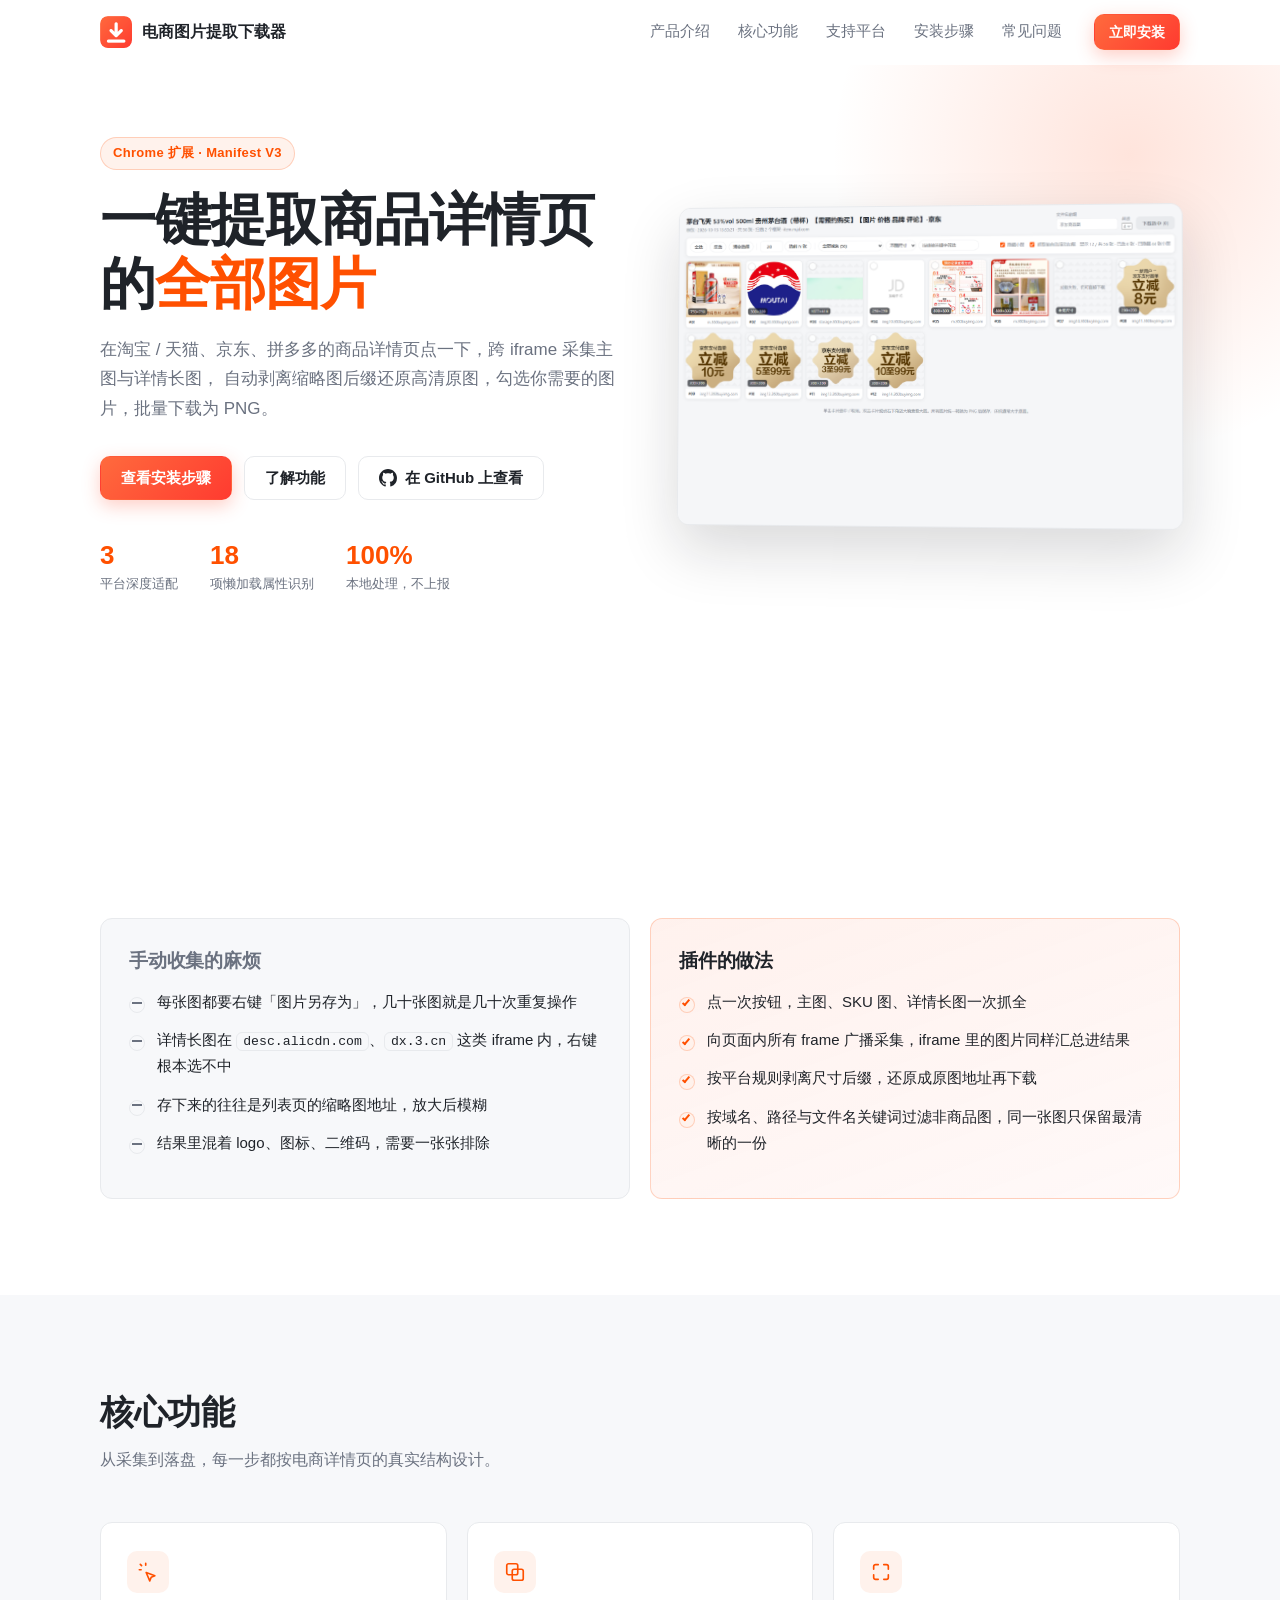
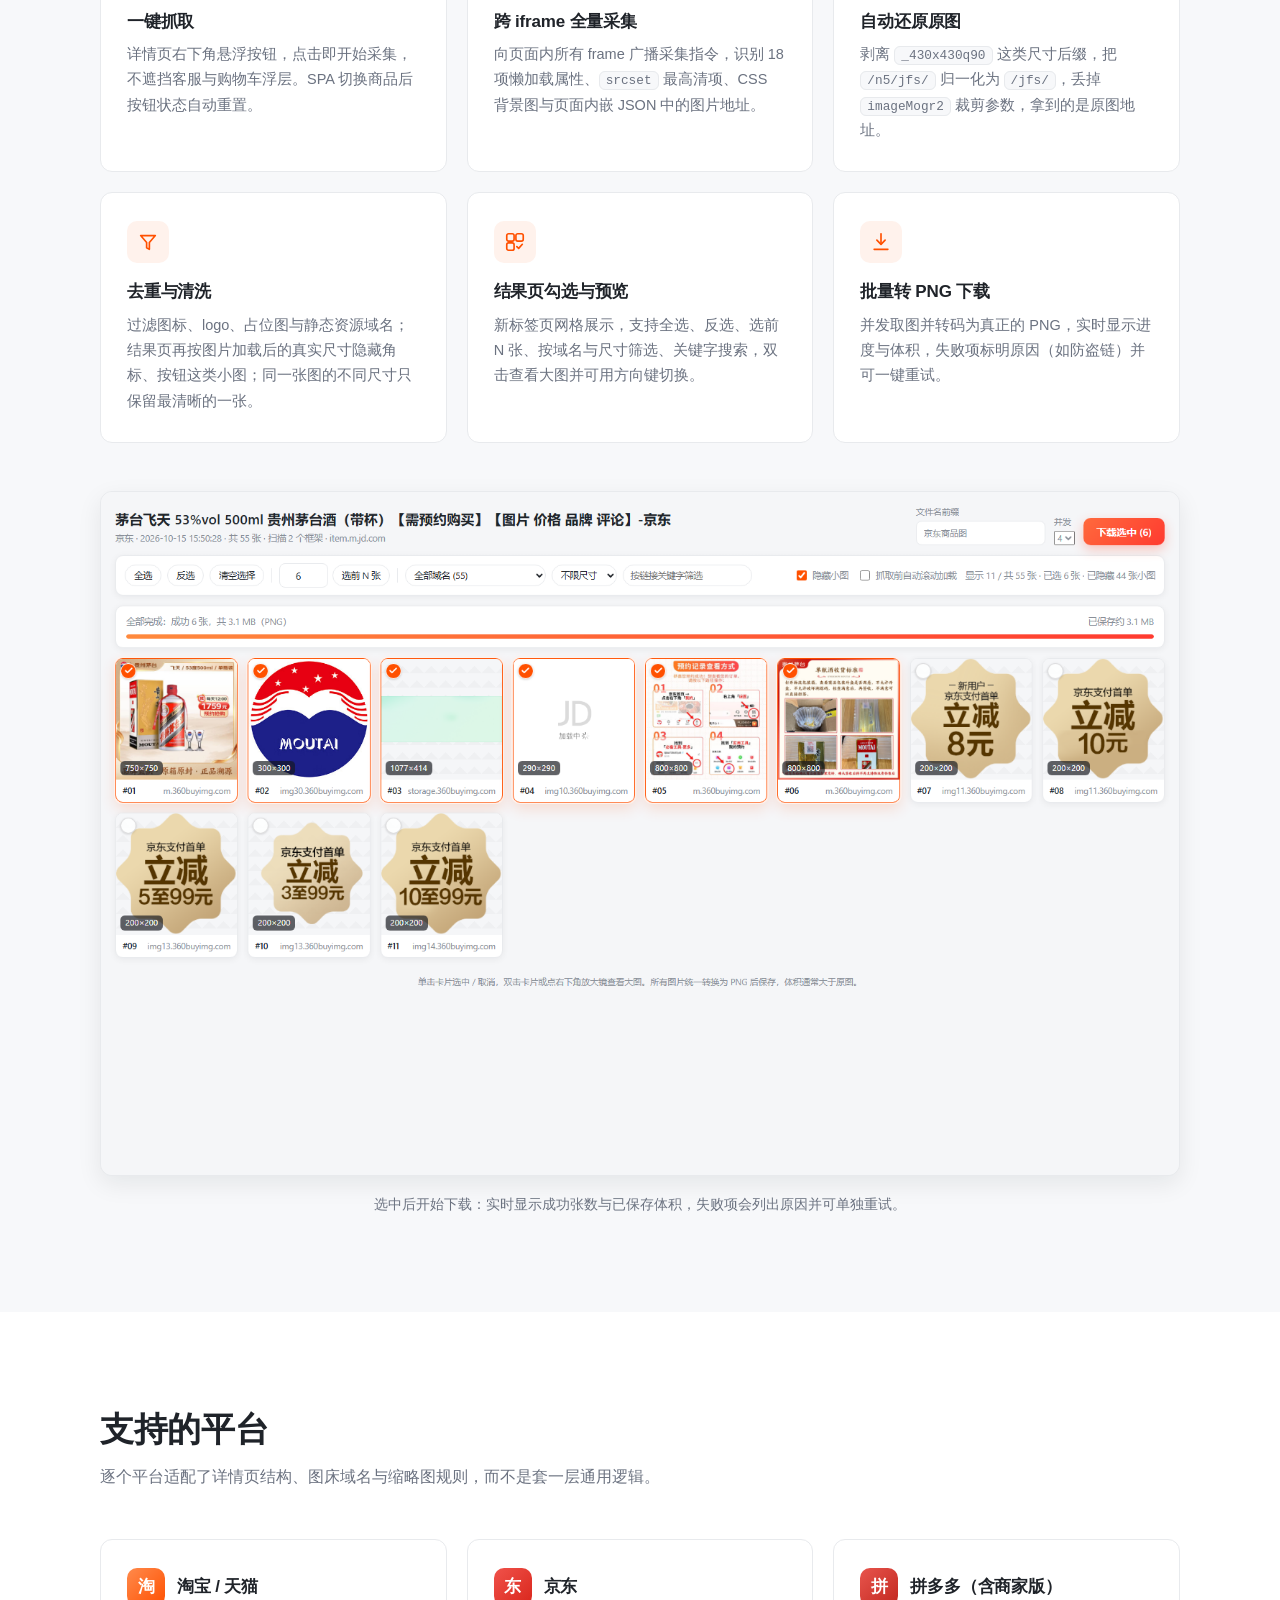
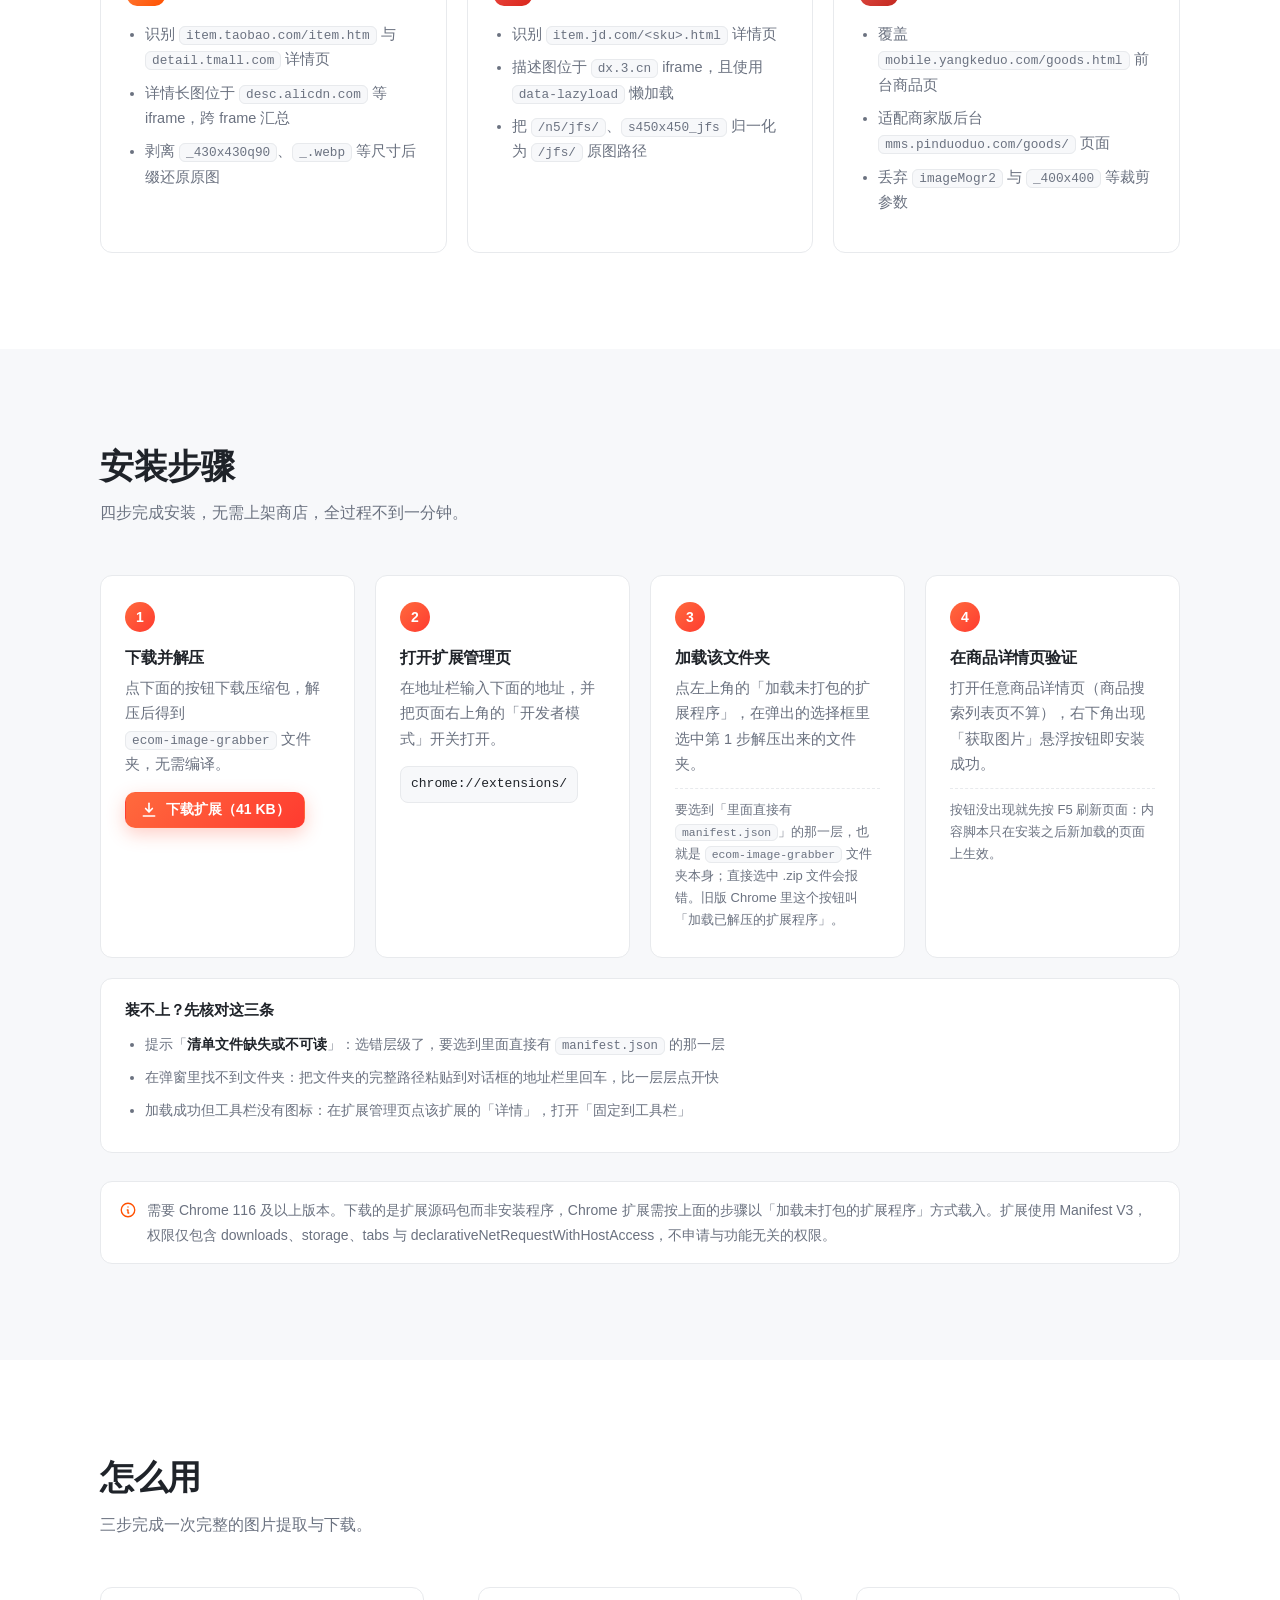
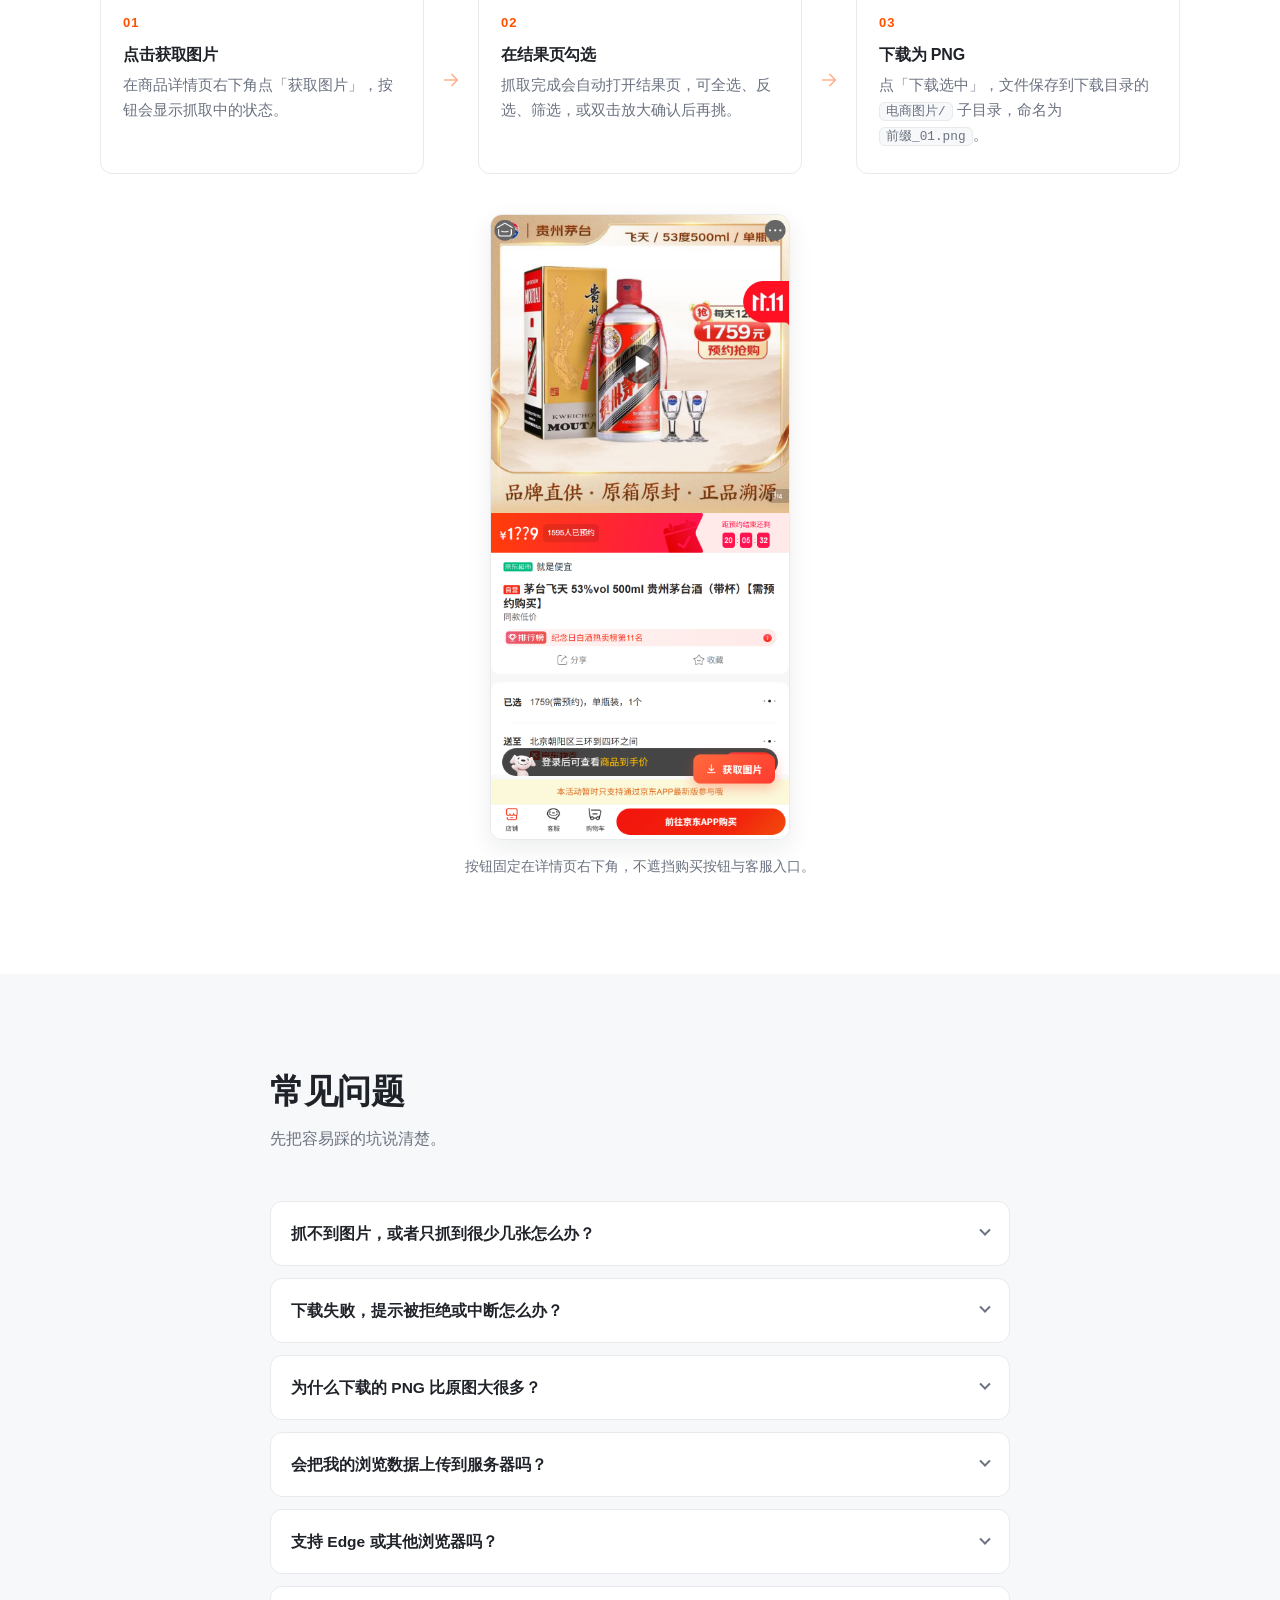
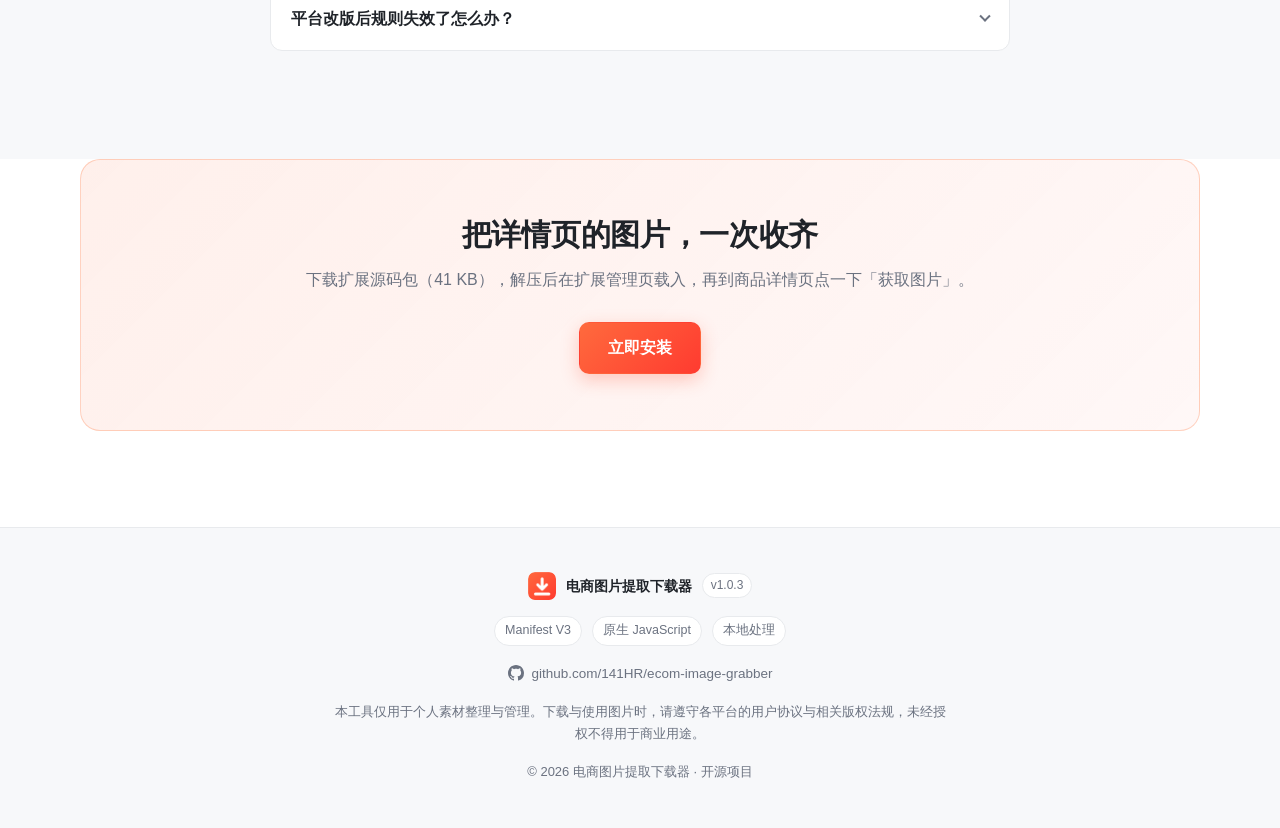
<file: docs/index.html>
<!DOCTYPE html>
<html lang="zh-CN">
<head>
  <meta charset="utf-8">
  <meta name="viewport" content="width=device-width, initial-scale=1">
  <title>电商图片提取下载器 · 一键提取商品详情页图片并批量下载为 PNG</title>
  <meta name="description" content="Chrome 扩展：在淘宝 / 天猫、京东、拼多多的商品详情页一键提取全部商品图片，跨 iframe 采集详情长图，自动还原高清原图并去重，勾选后批量下载为 PNG。纯本地处理，不上报数据。">
  <meta name="theme-color" content="#ff5000">
  <link rel="icon" href="assets/icon.png">
  <link rel="stylesheet" href="assets/style.css">
  <script>document.documentElement.classList.add('js');</script>
</head>
<body>
  <a class="skip-link" href="#main">跳到主要内容</a>

  <header class="site-header" id="top">
    <div class="container header-inner">
      <a class="brand" href="#top">
        <img class="brand-icon" src="assets/icon.png" alt="" width="32" height="32">
        <span class="brand-name">电商图片提取下载器</span>
      </a>

      <nav class="nav" id="nav" aria-label="主导航">
        <a href="#intro">产品介绍</a>
        <a href="#features">核心功能</a>
        <a href="#platforms">支持平台</a>
        <a href="#install">安装步骤</a>
        <a href="#faq">常见问题</a>
      </nav>

      <div class="header-actions">
        <!-- 下载文件名带版本号：每次升级 manifest 版本后，需重新打包并同步更新此处与安装步骤、底部 CTA 的三处链接 -->
        <a class="btn btn-primary btn-sm" href="download/ecom-image-grabber-v1.0.3.zip" download>立即安装</a>
        <button class="nav-toggle" id="navToggle" type="button" aria-expanded="false" aria-controls="nav" aria-label="展开导航菜单">
          <span></span><span></span><span></span>
        </button>
      </div>
    </div>
  </header>

  <main id="main">
    <!-- ============================ 首屏 ============================ -->
    <section class="hero">
      <div class="container hero-inner">
        <div class="hero-copy reveal">
          <p class="eyebrow">Chrome 扩展 · Manifest V3</p>
          <h1>一键提取商品详情页的<span class="accent-text">全部图片</span></h1>
          <p class="lead">
            在淘宝 / 天猫、京东、拼多多的商品详情页点一下，跨 iframe 采集主图与详情长图，
            自动剥离缩略图后缀还原高清原图，勾选你需要的图片，批量下载为 PNG。
          </p>
          <div class="hero-actions">
            <a class="btn btn-primary" href="#install">查看安装步骤</a>
            <a class="btn btn-ghost" href="#features">了解功能</a>
            <a class="btn btn-ghost" href="https://github.com/141HR/ecom-image-grabber" target="_blank" rel="noopener noreferrer">
              <svg class="btn-icon" viewBox="0 0 16 16" fill="currentColor" aria-hidden="true"><path d="M8 0C3.58 0 0 3.58 0 8c0 3.54 2.29 6.53 5.47 7.59.4.07.55-.17.55-.38 0-.19-.01-.82-.01-1.49-2.01.37-2.53-.49-2.69-.94-.09-.23-.48-.94-.82-1.13-.28-.15-.68-.52-.01-.53.63-.01 1.08.58 1.23.82.72 1.21 1.87.87 2.33.66.07-.52.28-.87.51-1.07-1.78-.2-3.64-.89-3.64-3.95 0-.87.31-1.59.82-2.15-.08-.2-.36-1.02.08-2.12 0 0 .67-.21 2.2.82.64-.18 1.32-.27 2-.27s1.36.09 2 .27c1.53-1.04 2.2-.82 2.2-.82.44 1.1.16 1.92.08 2.12.51.56.82 1.27.82 2.15 0 3.07-1.87 3.75-3.65 3.95.29.25.54.73.54 1.48 0 1.07-.01 1.93-.01 2.2 0 .21.15.46.55.38A8.01 8.01 0 0 0 16 8c0-4.42-3.58-8-8-8z"/></svg>
              在 GitHub 上查看
            </a>
          </div>
          <ul class="stats">
            <li><strong>3</strong><span>平台深度适配</span></li>
            <li><strong>18</strong><span>项懒加载属性识别</span></li>
            <li><strong>100%</strong><span>本地处理，不上报</span></li>
          </ul>
        </div>

        <div class="hero-shot reveal">
          <img src="screenshots/result-page.png"
               alt="在京东商品详情页使用插件后的结果页：真实采集到 55 张候选，自动隐藏 44 张角标小图，剩余图片可勾选、查看真实尺寸与图床域名"
               width="1500" height="950" fetchpriority="high">
        </div>
      </div>
    </section>

    <!-- ============================ 产品介绍 ============================ -->
    <section class="section" id="intro">
      <div class="container">
        <div class="section-head reveal">
          <h2>详情页的图片，从来都不好拿</h2>
          <p>主图要逐张右键另存，详情长图藏在 iframe 里根本点不到，存下来的还常常是 50×50 的缩略图。</p>
        </div>

        <div class="compare">
          <article class="compare-card compare-card--pain reveal">
            <h3>手动收集的麻烦</h3>
            <ul class="check-list check-list--muted">
              <li>每张图都要右键「图片另存为」，几十张图就是几十次重复操作</li>
              <li>详情长图在 <code>desc.alicdn.com</code>、<code>dx.3.cn</code> 这类 iframe 内，右键根本选不中</li>
              <li>存下来的往往是列表页的缩略图地址，放大后模糊</li>
              <li>结果里混着 logo、图标、二维码，需要一张张排除</li>
            </ul>
          </article>

          <article class="compare-card compare-card--gain reveal">
            <h3>插件的做法</h3>
            <ul class="check-list">
              <li>点一次按钮，主图、SKU 图、详情长图一次抓全</li>
              <li>向页面内所有 frame 广播采集，iframe 里的图片同样汇总进结果</li>
              <li>按平台规则剥离尺寸后缀，还原成原图地址再下载</li>
              <li>按域名、路径与文件名关键词过滤非商品图，同一张图只保留最清晰的一份</li>
            </ul>
          </article>
        </div>
      </div>
    </section>

    <!-- ============================ 核心功能 ============================ -->
    <section class="section section--alt" id="features">
      <div class="container">
        <div class="section-head reveal">
          <h2>核心功能</h2>
          <p>从采集到落盘，每一步都按电商详情页的真实结构设计。</p>
        </div>

        <div class="grid-3">
          <article class="feature-card reveal">
            <span class="feature-icon" aria-hidden="true">
              <svg viewBox="0 0 24 24" fill="none" stroke="currentColor" stroke-width="1.8" stroke-linecap="round" stroke-linejoin="round">
                <path d="M9.5 2.5v2M3.6 3.6l1.4 1.4M2.5 9.5h2"/>
                <path d="M10 12.5l9.5 3.6-4 1.6-1.6 4z"/>
              </svg>
            </span>
            <h3>一键抓取</h3>
            <p>详情页右下角悬浮按钮，点击即开始采集，不遮挡客服与购物车浮层。SPA 切换商品后按钮状态自动重置。</p>
          </article>

          <article class="feature-card reveal">
            <span class="feature-icon" aria-hidden="true">
              <svg viewBox="0 0 24 24" fill="none" stroke="currentColor" stroke-width="1.8" stroke-linecap="round" stroke-linejoin="round">
                <rect x="3" y="3" width="12" height="12" rx="2"/>
                <rect x="9" y="9" width="12" height="12" rx="2"/>
              </svg>
            </span>
            <h3>跨 iframe 全量采集</h3>
            <p>向页面内所有 frame 广播采集指令，识别 18 项懒加载属性、<code>srcset</code> 最高清项、CSS 背景图与页面内嵌 JSON 中的图片地址。</p>
          </article>

          <article class="feature-card reveal">
            <span class="feature-icon" aria-hidden="true">
              <svg viewBox="0 0 24 24" fill="none" stroke="currentColor" stroke-width="1.8" stroke-linecap="round" stroke-linejoin="round">
                <path d="M4 9V6a2 2 0 0 1 2-2h3"/>
                <path d="M15 4h3a2 2 0 0 1 2 2v3"/>
                <path d="M20 15v3a2 2 0 0 1-2 2h-3"/>
                <path d="M9 20H6a2 2 0 0 1-2-2v-3"/>
              </svg>
            </span>
            <h3>自动还原原图</h3>
            <p>剥离 <code>_430x430q90</code> 这类尺寸后缀，把 <code>/n5/jfs/</code> 归一化为 <code>/jfs/</code>，丢掉 <code>imageMogr2</code> 裁剪参数，拿到的是原图地址。</p>
          </article>

          <article class="feature-card reveal">
            <span class="feature-icon" aria-hidden="true">
              <svg viewBox="0 0 24 24" fill="none" stroke="currentColor" stroke-width="1.8" stroke-linecap="round" stroke-linejoin="round">
                <path d="M4 5h16l-6.5 7.5V20l-3-1.6v-5.9z"/>
              </svg>
            </span>
            <h3>去重与清洗</h3>
            <p>过滤图标、logo、占位图与静态资源域名；结果页再按图片加载后的真实尺寸隐藏角标、按钮这类小图；同一张图的不同尺寸只保留最清晰的一张。</p>
          </article>

          <article class="feature-card reveal">
            <span class="feature-icon" aria-hidden="true">
              <svg viewBox="0 0 24 24" fill="none" stroke="currentColor" stroke-width="1.8" stroke-linecap="round" stroke-linejoin="round">
                <rect x="3" y="3" width="8" height="8" rx="2"/>
                <rect x="13" y="3" width="8" height="8" rx="2"/>
                <rect x="3" y="13" width="8" height="8" rx="2"/>
                <path d="M14 17l2 2 4-4.5"/>
              </svg>
            </span>
            <h3>结果页勾选与预览</h3>
            <p>新标签页网格展示，支持全选、反选、选前 N 张、按域名与尺寸筛选、关键字搜索，双击查看大图并可用方向键切换。</p>
          </article>

          <article class="feature-card reveal">
            <span class="feature-icon" aria-hidden="true">
              <svg viewBox="0 0 24 24" fill="none" stroke="currentColor" stroke-width="1.8" stroke-linecap="round" stroke-linejoin="round">
                <path d="M12 3v11"/>
                <path d="M7.5 10L12 14.5 16.5 10"/>
                <path d="M4.5 20h15"/>
              </svg>
            </span>
            <h3>批量转 PNG 下载</h3>
            <p>并发取图并转码为真正的 PNG，实时显示进度与体积，失败项标明原因（如防盗链）并可一键重试。</p>
          </article>
        </div>

        <figure class="showcase reveal">
          <img src="screenshots/selected-and-progress.png" loading="lazy" width="1500" height="950"
               alt="结果页选中 6 张图片并下载完成后的状态：卡片带选中标记，顶部显示成功张数、已保存体积与失败项重试入口">
          <figcaption>选中后开始下载：实时显示成功张数与已保存体积，失败项会列出原因并可单独重试。</figcaption>
        </figure>
      </div>
    </section>

    <!-- ============================ 支持平台 ============================ -->
    <section class="section" id="platforms">
      <div class="container">
        <div class="section-head reveal">
          <h2>支持的平台</h2>
          <p>逐个平台适配了详情页结构、图床域名与缩略图规则，而不是套一层通用逻辑。</p>
        </div>

        <div class="grid-3">
          <article class="platform-card reveal">
            <div class="platform-head">
              <span class="platform-badge platform-badge--taobao" aria-hidden="true">淘</span>
              <h3>淘宝 / 天猫</h3>
            </div>
            <ul class="platform-list">
              <li>识别 <code>item.taobao.com/item.htm</code> 与 <code>detail.tmall.com</code> 详情页</li>
              <li>详情长图位于 <code>desc.alicdn.com</code> 等 iframe，跨 frame 汇总</li>
              <li>剥离 <code>_430x430q90</code>、<code>_.webp</code> 等尺寸后缀还原原图</li>
            </ul>
          </article>

          <article class="platform-card reveal">
            <div class="platform-head">
              <span class="platform-badge platform-badge--jd" aria-hidden="true">东</span>
              <h3>京东</h3>
            </div>
            <ul class="platform-list">
              <li>识别 <code>item.jd.com/&lt;sku&gt;.html</code> 详情页</li>
              <li>描述图位于 <code>dx.3.cn</code> iframe，且使用 <code>data-lazyload</code> 懒加载</li>
              <li>把 <code>/n5/jfs/</code>、<code>s450x450_jfs</code> 归一化为 <code>/jfs/</code> 原图路径</li>
            </ul>
          </article>

          <article class="platform-card reveal">
            <div class="platform-head">
              <span class="platform-badge platform-badge--pdd" aria-hidden="true">拼</span>
              <h3>拼多多（含商家版）</h3>
            </div>
            <ul class="platform-list">
              <li>覆盖 <code>mobile.yangkeduo.com/goods.html</code> 前台商品页</li>
              <li>适配商家版后台 <code>mms.pinduoduo.com/goods/</code> 页面</li>
              <li>丢弃 <code>imageMogr2</code> 与 <code>_400x400</code> 等裁剪参数</li>
            </ul>
          </article>
        </div>
      </div>
    </section>

    <!-- ============================ 安装步骤 ============================ -->
    <section class="section section--alt" id="install">
      <div class="container">
        <div class="section-head reveal">
          <h2>安装步骤</h2>
          <p>四步完成安装，无需上架商店，全过程不到一分钟。</p>
        </div>

        <ol class="steps">
          <li class="step reveal">
            <span class="step-num">1</span>
            <h3>下载并解压</h3>
            <p>点下面的按钮下载压缩包，解压后得到 <code>ecom-image-grabber</code> 文件夹，无需编译。</p>
            <p class="code-row">
              <a class="btn btn-primary btn-sm" href="download/ecom-image-grabber-v1.0.3.zip" download>
                <svg class="btn-icon" viewBox="0 0 24 24" fill="none" stroke="currentColor" stroke-width="2.2" stroke-linecap="round" stroke-linejoin="round" aria-hidden="true">
                  <path d="M12 3v11"/><path d="M7.5 10L12 14.5 16.5 10"/><path d="M4.5 20h15"/>
                </svg>
                下载扩展（41 KB）
              </a>
            </p>
          </li>

          <li class="step reveal">
            <span class="step-num">2</span>
            <h3>打开扩展管理页</h3>
            <p>在地址栏输入下面的地址，并把页面右上角的「开发者模式」开关打开。</p>
            <p class="code-row"><code class="code copyable" data-copy="chrome://extensions/" title="点击复制">chrome://extensions/</code></p>
          </li>

          <li class="step reveal">
            <span class="step-num">3</span>
            <h3>加载该文件夹</h3>
            <p>点左上角的「加载未打包的扩展程序」，在弹出的选择框里选中第 1 步解压出来的文件夹。</p>
            <p class="step-tip">
              要选到「里面直接有 <code>manifest.json</code>」的那一层，也就是 <code>ecom-image-grabber</code> 文件夹本身；直接选中 .zip 文件会报错。旧版 Chrome 里这个按钮叫「加载已解压的扩展程序」。
            </p>
          </li>

          <li class="step reveal">
            <span class="step-num">4</span>
            <h3>在商品详情页验证</h3>
            <p>打开任意商品详情页（商品搜索列表页不算），右下角出现「获取图片」悬浮按钮即安装成功。</p>
            <p class="step-tip">按钮没出现就先按 F5 刷新页面：内容脚本只在安装之后新加载的页面上生效。</p>
          </li>
        </ol>

        <div class="install-help reveal">
          <h3>装不上？先核对这三条</h3>
          <ul>
            <li>提示「<b>清单文件缺失或不可读</b>」：选错层级了，要选到里面直接有 <code>manifest.json</code> 的那一层</li>
            <li>在弹窗里找不到文件夹：把文件夹的完整路径粘贴到对话框的地址栏里回车，比一层层点开快</li>
            <li>加载成功但工具栏没有图标：在扩展管理页点该扩展的「详情」，打开「固定到工具栏」</li>
          </ul>
        </div>

        <p class="note reveal">
          <svg viewBox="0 0 24 24" fill="none" stroke="currentColor" stroke-width="1.8" stroke-linecap="round" stroke-linejoin="round" aria-hidden="true">
            <circle cx="12" cy="12" r="9"/><path d="M12 8h.01M11 12h1v4h1"/>
          </svg>
          需要 Chrome 116 及以上版本。下载的是扩展源码包而非安装程序，Chrome 扩展需按上面的步骤以「加载未打包的扩展程序」方式载入。扩展使用 Manifest V3，权限仅包含 downloads、storage、tabs 与 declarativeNetRequestWithHostAccess，不申请与功能无关的权限。
        </p>
      </div>
    </section>

    <!-- ============================ 使用流程 ============================ -->
    <section class="section" id="usage">
      <div class="container">
        <div class="section-head reveal">
          <h2>怎么用</h2>
          <p>三步完成一次完整的图片提取与下载。</p>
        </div>

        <ol class="flow">
          <li class="flow-item reveal">
            <span class="flow-num">01</span>
            <h3>点击获取图片</h3>
            <p>在商品详情页右下角点「获取图片」，按钮会显示抓取中的状态。</p>
          </li>
          <li class="flow-arrow" aria-hidden="true">
            <svg viewBox="0 0 24 24" fill="none" stroke="currentColor" stroke-width="1.8" stroke-linecap="round" stroke-linejoin="round"><path d="M5 12h14M13 6l6 6-6 6"/></svg>
          </li>
          <li class="flow-item reveal">
            <span class="flow-num">02</span>
            <h3>在结果页勾选</h3>
            <p>抓取完成会自动打开结果页，可全选、反选、筛选，或双击放大确认后再挑。</p>
          </li>
          <li class="flow-arrow" aria-hidden="true">
            <svg viewBox="0 0 24 24" fill="none" stroke="currentColor" stroke-width="1.8" stroke-linecap="round" stroke-linejoin="round"><path d="M5 12h14M13 6l6 6-6 6"/></svg>
          </li>
          <li class="flow-item reveal">
            <span class="flow-num">03</span>
            <h3>下载为 PNG</h3>
            <p>点「下载选中」，文件保存到下载目录的 <code>电商图片/</code> 子目录，命名为 <code>前缀_01.png</code>。</p>
          </li>
        </ol>

        <figure class="step-shot reveal">
          <img src="screenshots/detail-page-button.png" loading="lazy" width="860" height="1800"
               alt="京东商品详情页右下角的「获取图片」悬浮按钮，不遮挡页面底部的购买与客服入口">
          <figcaption>按钮固定在详情页右下角，不遮挡购买按钮与客服入口。</figcaption>
        </figure>
      </div>
    </section>

    <!-- ============================ 常见问题 ============================ -->
    <section class="section section--alt" id="faq">
      <div class="container container--narrow">
        <div class="section-head reveal">
          <h2>常见问题</h2>
          <p>先把容易踩的坑说清楚。</p>
        </div>

        <div class="faq reveal">
          <details class="faq-item">
            <summary>抓不到图片，或者只抓到很少几张怎么办？</summary>
            <div class="faq-body">
              <p>先回到结果页勾选工具栏里的「抓取前自动滚动加载」，它会先把页面滚到底触发懒加载，再重新抓取一次。如果仍然为空，请确认当前页面是商品详情页而不是列表页；若商品使用了店铺自有图床，需要把该域名加入扩展 manifest 的 host_permissions。</p>
            </div>
          </details>

          <details class="faq-item">
            <summary>下载失败，提示被拒绝或中断怎么办？</summary>
            <div class="faq-body">
              <p>这是图床的防盗链校验。插件已经内置三级降级：结果页直连取图、Service Worker 代理取图、以及通过 declarativeNetRequest 给该图片域名补 Referer 请求头。点失败项上方的「重试失败项」即可走完这套兜底链路；若依旧失败，通常是该图片地址已过期失效。</p>
            </div>
          </details>

          <details class="faq-item">
            <summary>为什么下载的 PNG 比原图大很多？</summary>
            <div class="faq-body">
              <p>PNG 是无损格式，同样一张商品图转成 PNG 后体积通常明显大于原 JPG 或 WEBP，详情长图可能达到十几 MB，这是格式特性而非异常。结果页会实时显示已保存体积；如果你更在意体积，可以把 <code>src/shared/image-to-png.js</code> 中的输出格式改为 <code>image/jpeg</code> 并配合质量参数。</p>
            </div>
          </details>

          <details class="faq-item">
            <summary>会把我的浏览数据上传到服务器吗？</summary>
            <div class="faq-body">
              <p>不会。抓取、清洗、图片转码全部在你的浏览器内完成，扩展不采集、不统计、不上报任何数据，也没有任何自建服务端。唯一的外部请求是向各平台的图床取回你选中的图片本身。</p>
            </div>
          </details>

          <details class="faq-item">
            <summary>支持 Edge 或其他浏览器吗？</summary>
            <div class="faq-body">
              <p>扩展基于 Manifest V3，理论上可在 Chromium 内核浏览器中使用，但目前只在 Chrome 116 及以上版本做过验证。Firefox 的扩展 API 与 MV3 实现存在差异，需要改造后才能使用。</p>
            </div>
          </details>

          <details class="faq-item">
            <summary>平台改版后规则失效了怎么办？</summary>
            <div class="faq-body">
              <p>电商平台的 DOM 结构与图床地址会不定期调整。项目里的 <code>docs/平台适配规则.md</code> 记录了各平台的识别规则，并附有可直接在控制台执行的探测脚本：拿到新的图片域名、懒加载属性或地址形态后，补充到 <code>src/shared/platforms.js</code> 与 <code>collector.js</code> 即可恢复。</p>
            </div>
          </details>
        </div>
      </div>
    </section>

    <!-- ============================ 底部 CTA ============================ -->
    <section class="cta">
      <div class="container cta-inner reveal">
        <h2>把详情页的图片，一次收齐</h2>
        <p>下载扩展源码包（41 KB），解压后在扩展管理页载入，再到商品详情页点一下「获取图片」。</p>
        <a class="btn btn-primary btn-lg" href="download/ecom-image-grabber-v1.0.3.zip" download>立即安装</a>
      </div>
    </section>
  </main>

  <footer class="site-footer">
    <div class="container footer-inner">
      <div class="footer-brand">
        <img src="assets/icon.png" alt="" width="28" height="28">
        <span>电商图片提取下载器</span>
        <span class="tag">v1.0.3</span>
      </div>
      <ul class="footer-tags">
        <li>Manifest V3</li>
        <li>原生 JavaScript</li>
        <li>本地处理</li>
      </ul>
      <a class="footer-github" href="https://github.com/141HR/ecom-image-grabber" target="_blank" rel="noopener noreferrer">
        <svg viewBox="0 0 16 16" fill="currentColor" aria-hidden="true"><path d="M8 0C3.58 0 0 3.58 0 8c0 3.54 2.29 6.53 5.47 7.59.4.07.55-.17.55-.38 0-.19-.01-.82-.01-1.49-2.01.37-2.53-.49-2.69-.94-.09-.23-.48-.94-.82-1.13-.28-.15-.68-.52-.01-.53.63-.01 1.08.58 1.23.82.72 1.21 1.87.87 2.33.66.07-.52.28-.87.51-1.07-1.78-.2-3.64-.89-3.64-3.95 0-.87.31-1.59.82-2.15-.08-.2-.36-1.02.08-2.12 0 0 .67-.21 2.2.82.64-.18 1.32-.27 2-.27s1.36.09 2 .27c1.53-1.04 2.2-.82 2.2-.82.44 1.1.16 1.92.08 2.12.51.56.82 1.27.82 2.15 0 3.07-1.87 3.75-3.65 3.95.29.25.54.73.54 1.48 0 1.07-.01 1.93-.01 2.2 0 .21.15.46.55.38A8.01 8.01 0 0 0 16 8c0-4.42-3.58-8-8-8z"/></svg>
        github.com/141HR/ecom-image-grabber
      </a>
      <p class="footer-note">
        本工具仅用于个人素材整理与管理。下载与使用图片时，请遵守各平台的用户协议与相关版权法规，未经授权不得用于商业用途。
      </p>
      <p class="footer-copy">© 2026 电商图片提取下载器 · 开源项目</p>
    </div>
  </footer>

  <script src="assets/main.js" defer></script>
</body>
</html>
</file>
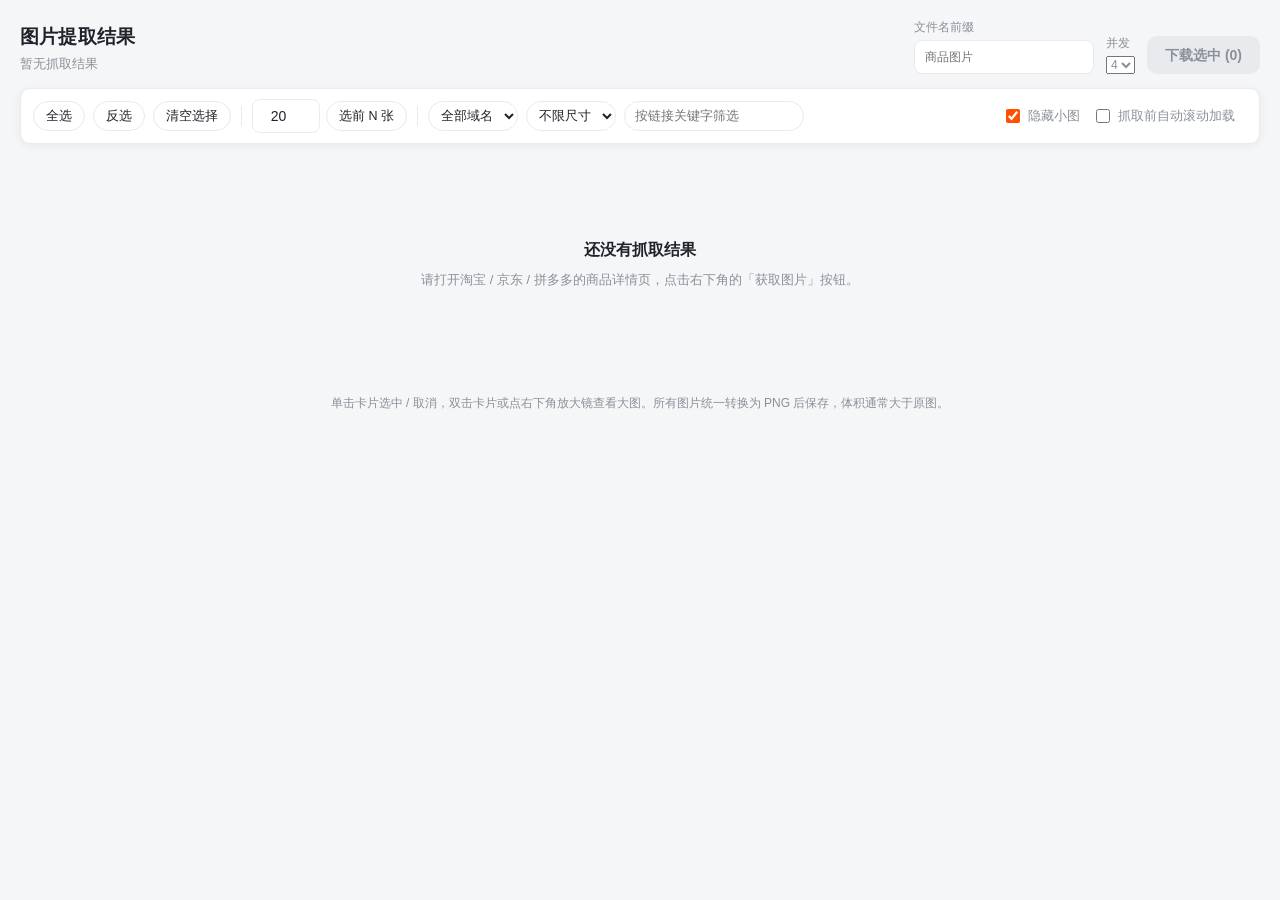
<file: src/gallery/gallery.html>
<!DOCTYPE html>
<html lang="zh-CN">
<head>
  <meta charset="utf-8">
  <meta name="viewport" content="width=device-width, initial-scale=1">
  <title>图片提取结果</title>
  <link rel="stylesheet" href="gallery.css">
</head>
<body>
  <div class="app">
    <header class="topbar">
      <div class="topbar-left">
        <h1 id="title">图片提取结果</h1>
        <p class="meta" id="meta">正在读取抓取结果…</p>
      </div>
      <div class="topbar-right">
        <label class="field">
          <span>文件名前缀</span>
          <input id="prefix" type="text" placeholder="商品图片" spellcheck="false">
        </label>
        <label class="field">
          <span>并发</span>
          <select id="concurrency">
            <option value="2">2</option>
            <option value="4" selected>4</option>
            <option value="6">6</option>
            <option value="8">8</option>
          </select>
        </label>
        <button id="download" class="btn primary" disabled>下载选中 (0)</button>
      </div>
    </header>

    <section class="toolbar">
      <div class="toolbar-left">
        <button class="chip" id="select-all">全选</button>
        <button class="chip" id="invert">反选</button>
        <button class="chip" id="select-none">清空选择</button>
        <span class="sep"></span>
        <span class="inline">
          <input id="first-count" class="num" type="number" min="1" value="20">
          <button class="chip" id="select-first">选前 N 张</button>
        </span>
        <span class="sep"></span>
        <select id="filter-host" class="select" title="按图床域名筛选">
          <option value="all">全部域名</option>
        </select>
        <select id="filter-size" class="select" title="按尺寸筛选">
          <option value="0">不限尺寸</option>
          <option value="400">≥ 400px</option>
          <option value="800">≥ 800px</option>
          <option value="1200">≥ 1200px</option>
        </select>
        <input id="search" class="search" type="search" placeholder="按链接关键字筛选" spellcheck="false">
      </div>
      <div class="toolbar-right">
        <label class="switch" title="自动隐藏加载后真实尺寸过小的图片（角标、图标、按钮等）">
          <input type="checkbox" id="hide-small">
          <span>隐藏小图</span>
        </label>
        <label class="switch" title="下次抓取前先自动滚动到底，触发懒加载">
          <input type="checkbox" id="auto-scroll">
          <span>抓取前自动滚动加载</span>
        </label>
        <span id="stats"></span>
      </div>
    </section>

    <section id="progress" class="progress" hidden>
      <div class="progress-head">
        <span id="progress-text">准备中…</span>
        <span id="progress-size"></span>
      </div>
      <div class="bar"><div class="bar-fill" id="bar-fill"></div></div>
      <div id="failures" class="failures" hidden>
        <div class="failures-head">
          <strong id="failure-title">失败项</strong>
          <button class="chip" id="retry">重试失败项</button>
        </div>
        <ul id="failure-list"></ul>
      </div>
    </section>

    <main id="grid" class="grid"></main>

    <div id="empty" class="empty" hidden>
      <p class="empty-title">没有可下载的图片</p>
      <p class="empty-sub">可能原因：当前页面不是商品详情页、图片需要滚动才会加载、或图片域名不在扩展授权范围内。</p>
    </div>

    <footer class="footer">
      单击卡片选中 / 取消，双击卡片或点右下角放大镜查看大图。所有图片统一转换为 PNG 后保存，体积通常大于原图。
    </footer>
  </div>

  <div id="lightbox" class="lightbox" hidden>
    <button class="lb-close" id="lb-close" title="关闭（Esc）" type="button">✕</button>
    <button class="lb-nav lb-prev" id="lb-prev" title="上一张（←）" type="button">‹</button>
    <button class="lb-nav lb-next" id="lb-next" title="下一张（→）" type="button">›</button>
    <figure class="lb-figure">
      <img id="lb-img" alt="">
      <figcaption>
        <span id="lb-index" class="lb-index"></span>
        <span id="lb-info" class="lb-info"></span>
        <span class="lb-actions">
          <button class="chip" id="lb-select" type="button">选中</button>
          <button class="chip" id="lb-download" type="button">下载这一张</button>
          <a id="lb-original" class="chip" href="#" target="_blank" rel="noreferrer">打开原图</a>
        </span>
      </figcaption>
    </figure>
  </div>

  <script src="../shared/utils.js"></script>
  <script src="../shared/url-utils.js"></script>
  <script src="../shared/platforms.js"></script>
  <script src="../shared/image-to-png.js"></script>
  <script src="gallery.js"></script>
</body>
</html>
</file>
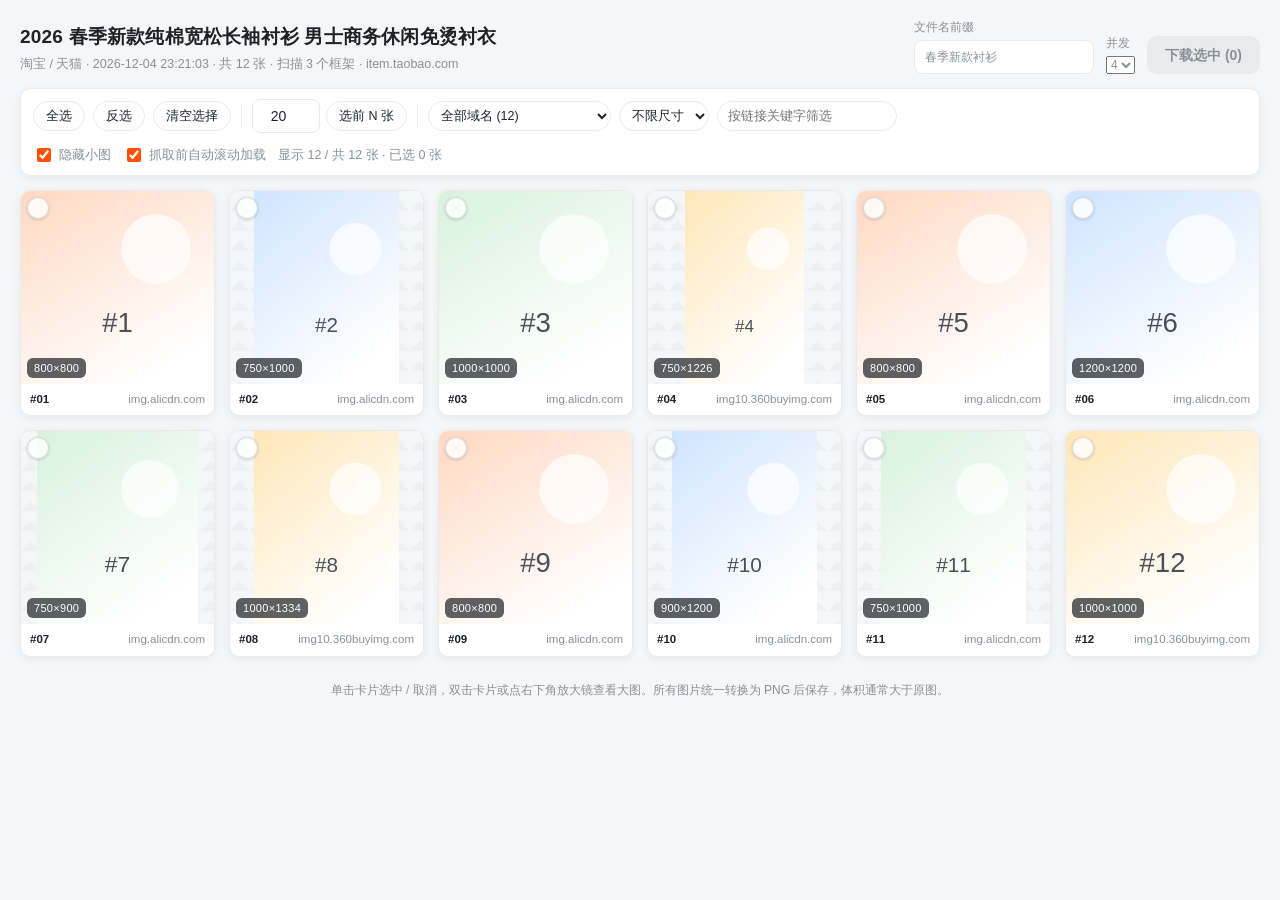
<file: src/gallery/preview.html>
<!DOCTYPE html>
<html lang="zh-CN">
<head>
  <meta charset="utf-8">
  <meta name="viewport" content="width=device-width, initial-scale=1">
  <title>图片提取结果（预览）</title>
  <link rel="stylesheet" href="gallery.css">
</head>
<body>
  <div class="app">
    <header class="topbar">
      <div class="topbar-left">
        <h1 id="title">图片提取结果</h1>
        <p class="meta" id="meta">正在读取抓取结果…</p>
      </div>
      <div class="topbar-right">
        <label class="field">
          <span>文件名前缀</span>
          <input id="prefix" type="text" placeholder="商品图片" spellcheck="false">
        </label>
        <label class="field">
          <span>并发</span>
          <select id="concurrency">
            <option value="2">2</option>
            <option value="4" selected>4</option>
            <option value="6">6</option>
            <option value="8">8</option>
          </select>
        </label>
        <button id="download" class="btn primary" disabled>下载选中 (0)</button>
      </div>
    </header>

    <section class="toolbar">
      <div class="toolbar-left">
        <button class="chip" id="select-all">全选</button>
        <button class="chip" id="invert">反选</button>
        <button class="chip" id="select-none">清空选择</button>
        <span class="sep"></span>
        <span class="inline">
          <input id="first-count" class="num" type="number" min="1" value="20">
          <button class="chip" id="select-first">选前 N 张</button>
        </span>
        <span class="sep"></span>
        <select id="filter-host" class="select" title="按图床域名筛选">
          <option value="all">全部域名</option>
        </select>
        <select id="filter-size" class="select" title="按尺寸筛选">
          <option value="0">不限尺寸</option>
          <option value="400">≥ 400px</option>
          <option value="800">≥ 800px</option>
          <option value="1200">≥ 1200px</option>
        </select>
        <input id="search" class="search" type="search" placeholder="按链接关键字筛选" spellcheck="false">
      </div>
      <div class="toolbar-right">
        <label class="switch" title="自动隐藏加载后真实尺寸过小的图片（角标、图标、按钮等）">
          <input type="checkbox" id="hide-small">
          <span>隐藏小图</span>
        </label>
        <label class="switch" title="下次抓取前先自动滚动到底，触发懒加载">
          <input type="checkbox" id="auto-scroll">
          <span>抓取前自动滚动加载</span>
        </label>
        <span id="stats"></span>
      </div>
    </section>

    <section id="progress" class="progress" hidden>
      <div class="progress-head">
        <span id="progress-text">准备中…</span>
        <span id="progress-size"></span>
      </div>
      <div class="bar"><div class="bar-fill" id="bar-fill"></div></div>
      <div id="failures" class="failures" hidden>
        <div class="failures-head">
          <strong id="failure-title">失败项</strong>
          <button class="chip" id="retry">重试失败项</button>
        </div>
        <ul id="failure-list"></ul>
      </div>
    </section>

    <main id="grid" class="grid"></main>

    <div id="empty" class="empty" hidden>
      <p class="empty-title">没有可下载的图片</p>
      <p class="empty-sub">可能原因：当前页面不是商品详情页、图片需要滚动才会加载、或图片域名不在扩展授权范围内。</p>
    </div>

    <footer class="footer">
      单击卡片选中 / 取消，双击卡片或点右下角放大镜查看大图。所有图片统一转换为 PNG 后保存，体积通常大于原图。
    </footer>
  </div>

  <div id="lightbox" class="lightbox" hidden>
    <button class="lb-close" id="lb-close" title="关闭（Esc）" type="button">✕</button>
    <button class="lb-nav lb-prev" id="lb-prev" title="上一张（←）" type="button">‹</button>
    <button class="lb-nav lb-next" id="lb-next" title="下一张（→）" type="button">›</button>
    <figure class="lb-figure">
      <img id="lb-img" alt="">
      <figcaption>
        <span id="lb-index" class="lb-index"></span>
        <span id="lb-info" class="lb-info"></span>
        <span class="lb-actions">
          <button class="chip" id="lb-select" type="button">选中</button>
          <button class="chip" id="lb-download" type="button">下载这一张</button>
          <a id="lb-original" class="chip" href="#" target="_blank" rel="noreferrer">打开原图</a>
        </span>
      </figcaption>
    </figure>
  </div>

  <!-- 预览用桩数据：模拟 chrome.* API 与一份抓取结果，仅 preview.html 使用（不参与扩展运行） -->
  <script>
    (function () {
      function tile(label, w, h, tone) {
        const svg = '<svg xmlns="http://www.w3.org/2000/svg" width="' + w + '" height="' + h + '">' +
          '<defs><linearGradient id="g" x1="0" y1="0" x2="0.6" y2="1">' +
          '<stop offset="0" stop-color="' + tone + '"/><stop offset="1" stop-color="#ffffff"/>' +
          '</linearGradient></defs>' +
          '<rect width="100%" height="100%" fill="url(#g)"/>' +
          '<circle cx="' + (w * 0.7) + '" cy="' + (h * 0.3) + '" r="' + (Math.min(w, h) * 0.18) + '" fill="rgba(255,255,255,.7)"/>' +
          '<text x="50%" y="73%" font-size="' + Math.round(Math.min(w, h) / 7) + '" fill="#4a5058" text-anchor="middle" font-family="sans-serif">' + label + '</text>' +
          '</svg>';
        return 'data:image/svg+xml;utf8,' + encodeURIComponent(svg);
      }
      const tones = ['#ffd8c2', '#cfe4ff', '#d8f2dd', '#ffe6b8'];
      const shapes = [[800, 800], [750, 1000], [1000, 1000], [750, 1226], [800, 800], [1200, 1200],
        [750, 900], [1000, 1334], [800, 800], [900, 1200], [750, 1000], [1000, 1000]];
      const items = shapes.map(function (s, i) {
        return {
          id: 'i' + i, index: i, url: tile('#' + (i + 1), s[0], s[1], tones[i % tones.length]),
          host: i % 4 === 3 ? 'img10.360buyimg.com' : 'img.alicdn.com',
          width: s[0], height: s[1], source: 'img', ext: 'jpg'
        };
      });
      const collection = {
        id: 'demo', createdAt: Date.now(),
        pageTitle: '2026 春季新款纯棉宽松长袖衬衫 男士商务休闲免烫衬衣',
        pageUrl: 'https://item.taobao.com/item.htm?id=123456789',
        platform: 'taobao', platformName: '淘宝 / 天猫',
        referer: 'https://item.taobao.com/', frames: 3, items: items, stats: {}
      };
      const sessionStore = { 'eig:lastCollectionId': 'demo', 'eig:collection:demo': collection };
      const settings = { 'eig:settings': { prefix: '春季新款衬衫', concurrency: 4, autoScroll: true } };

      // 下载桩：维护监听器列表，下载后回调 complete，否则预览页里点下载会一直等到超时
      let dlSeq = 0;
      let dlListeners = [];

      window.chrome = {
        storage: {
          session: {
            get: async function (keys) {
              if (keys === null || keys === undefined) return Object.assign({}, sessionStore);
              const list = Array.isArray(keys) ? keys : [keys];
              const out = {};
              list.forEach(function (k) { if (k in sessionStore) out[k] = sessionStore[k]; });
              return out;
            },
            set: async function () {}
          },
          local: {
            get: async function (keys) {
              const list = Array.isArray(keys) ? keys : [keys];
              const out = {};
              list.forEach(function (k) { if (k in settings) out[k] = settings[k]; });
              return out;
            },
            set: async function () {}
          },
          onChanged: { addListener: function () {} }
        },
        runtime: {
          sendMessage: async function () { return { ok: false, error: '预览模式' }; },
          onMessage: { addListener: function () {} }
        },
        downloads: {
          download: async function () {
            const id = ++dlSeq;
            setTimeout(function () {
              dlListeners.forEach(function (fn) {
                fn({ id: id, state: { current: 'complete' } });
              });
            }, 500);
            return id;
          },
          onChanged: {
            addListener: function (fn) { dlListeners.push(fn); },
            removeListener: function (fn) {
              dlListeners = dlListeners.filter(function (x) { return x !== fn; });
            }
          }
        }
      };

      // #selected：预置"全选 + 下载进度"状态；#lightbox：预置大图预览状态
      window.addEventListener('load', function () {
        setTimeout(function () {
          if (location.hash === '#selected' || location.hash === '#lightbox') {
            document.getElementById('select-all').click();
          }
          if (location.hash === '#selected') {
            const panel = document.getElementById('progress');
            panel.hidden = false;
            document.getElementById('bar-fill').style.width = '65%';
            document.getElementById('progress-text').textContent = '已完成 8 / 12 · 成功 7 · 失败 1';
            document.getElementById('progress-size').textContent = '已保存约 24.6 MB';
            const fails = document.getElementById('failures');
            fails.hidden = false;
            document.getElementById('failure-title').textContent = '失败项（1）';
            document.getElementById('failure-list').innerHTML =
              '<li><span class="f-url">O1CN01detail_9.jpg</span><span class="f-reason">下载中断：SERVER_FORBIDDEN</span></li>';
          }
          if (location.hash === '#lightbox') {
            const card = document.querySelector('.card');
            card.dispatchEvent(new MouseEvent('dblclick', { bubbles: true }));
          }
        }, 300);
      });
    })();
  </script>
  <script src="../shared/utils.js"></script>
  <script src="../shared/url-utils.js"></script>
  <script src="../shared/platforms.js"></script>
  <script src="../shared/image-to-png.js"></script>
  <script src="gallery.js"></script>
</body>
</html>
</file>
<file: docs/assets/style.css>
/* =========================================================================
   电商图片提取下载器 · 官网样式
   色板与间距统一由自定义属性管理，深色模式通过 prefers-color-scheme 覆盖。
   ========================================================================= */

:root {
  /* 品牌色：与扩展图标、插件内按钮保持一致的橙红渐变 */
  --brand: #ff5000;
  --brand-2: #ff3b30;
  --grad: linear-gradient(135deg, #ff6a3d, #ff3b30);
  --brand-soft: #fff2ec;
  --brand-line: rgba(255, 80, 0, .22);

  /* 中性色 */
  --bg: #ffffff;
  --surface: #ffffff;
  --surface-2: #f7f8fa;
  --text: #1f2329;
  --text-sub: #6b7280;
  --border: #e8eaed;

  /* 阴影与圆角 */
  --shadow-sm: 0 1px 2px rgba(16, 20, 26, .06);
  --shadow-md: 0 8px 24px rgba(16, 20, 26, .08);
  --shadow-lg: 0 24px 60px rgba(16, 20, 26, .16);
  --radius: 12px;
  --radius-sm: 10px;
  --radius-lg: 20px;

  /* 布局 */
  --container: 1120px;
  --gutter: 20px;
  --header-h: 64px;
  --header-bg: rgba(255, 255, 255, .82);
  --section-y: 96px;
}

@media (prefers-color-scheme: dark) {
  :root {
    /* 深色底上若无脑沿用 #ff5000，小字号文字的对比度不足，这里提亮一档 */
    --brand: #ff7a45;
    --brand-soft: #35211a;
    --brand-line: rgba(255, 140, 90, .3);

    --bg: #0f1115;
    --surface: #161a20;
    --surface-2: #12151a;
    --text: #e9edf2;
    --text-sub: #9aa4b2;
    --border: #262c35;

    --shadow-sm: 0 1px 2px rgba(0, 0, 0, .5);
    --shadow-md: 0 8px 24px rgba(0, 0, 0, .5);
    --shadow-lg: 0 24px 60px rgba(0, 0, 0, .62);
    --header-bg: rgba(15, 17, 21, .82);
  }
}

/* ------------------------------------------------------------------ 基础 */

*,
*::before,
*::after { box-sizing: border-box; }

html {
  scroll-behavior: smooth;
  scroll-padding-top: calc(var(--header-h) + 20px);
  -webkit-text-size-adjust: 100%;
}

body {
  margin: 0;
  background: var(--bg);
  color: var(--text);
  font-family: -apple-system, BlinkMacSystemFont, "Segoe UI", "PingFang SC",
    "Hiragino Sans GB", "Microsoft YaHei", "Helvetica Neue", Arial, sans-serif;
  font-size: 16px;
  line-height: 1.75;
  -webkit-font-smoothing: antialiased;
}

img { max-width: 100%; height: auto; display: block; }

a { color: var(--brand); text-decoration: none; }
a:hover { text-decoration: underline; }

h1, h2, h3 { letter-spacing: -.01em; line-height: 1.25; }

code {
  font-family: ui-monospace, SFMono-Regular, "SF Mono", Menlo, Consolas, "Liberation Mono", monospace;
  font-size: .88em;
  background: var(--surface-2);
  border: 1px solid var(--border);
  border-radius: 6px;
  padding: 1px 6px;
  white-space: nowrap;
}

:focus-visible {
  outline: 2px solid var(--brand);
  outline-offset: 2px;
  border-radius: 4px;
}

.container {
  width: 100%;
  max-width: var(--container);
  margin: 0 auto;
  padding: 0 var(--gutter);
}

.container--narrow { max-width: 780px; }

.skip-link {
  position: absolute;
  left: -9999px;
  top: 0;
  z-index: 100;
  background: var(--brand);
  color: #fff;
  padding: 10px 16px;
  border-radius: 0 0 var(--radius-sm) 0;
}
.skip-link:focus { left: 0; }

/* 仅在 JS 可用时才启用入场动画的初始隐藏态，保证禁用 JS 时内容照常可读 */
.js .reveal {
  opacity: 0;
  transform: translateY(18px);
  transition: opacity .6s cubic-bezier(.22, .61, .36, 1), transform .6s cubic-bezier(.22, .61, .36, 1);
}
.js .reveal.is-visible { opacity: 1; transform: none; }

/* ------------------------------------------------------------------ 按钮 */

.btn {
  display: inline-flex;
  align-items: center;
  justify-content: center;
  gap: 8px;
  min-height: 44px;
  padding: 0 20px;
  border: 1px solid transparent;
  border-radius: var(--radius-sm);
  font-size: 15px;
  font-weight: 600;
  white-space: nowrap;
  cursor: pointer;
  transition: transform .15s ease, box-shadow .15s ease, background-color .15s ease, border-color .15s ease;
}

.btn:hover { text-decoration: none; }

.btn-primary {
  background: var(--grad);
  color: #fff;
  box-shadow: 0 6px 18px rgba(255, 70, 40, .26);
}
.btn-primary:hover { transform: translateY(-1px); box-shadow: 0 10px 24px rgba(255, 70, 40, .34); }

.btn-ghost {
  background: var(--surface);
  border-color: var(--border);
  color: var(--text);
}
.btn-ghost:hover { border-color: var(--brand); color: var(--brand); transform: translateY(-1px); }

.btn-sm { min-height: 36px; padding: 0 14px; font-size: 14px; }
.btn-lg { min-height: 52px; padding: 0 28px; font-size: 16px; }
.btn-icon { width: 18px; height: 18px; flex: 0 0 auto; }

/* ------------------------------------------------------------------ 顶栏 */

.site-header {
  position: sticky;
  top: 0;
  z-index: 50;
  background: var(--header-bg);
  backdrop-filter: saturate(180%) blur(14px);
  -webkit-backdrop-filter: saturate(180%) blur(14px);
  border-bottom: 1px solid transparent;
  transition: border-color .2s ease, box-shadow .2s ease;
}

.site-header.is-scrolled {
  border-bottom-color: var(--border);
  box-shadow: var(--shadow-sm);
}

.header-inner {
  display: flex;
  align-items: center;
  gap: 20px;
  min-height: var(--header-h);
}

.brand {
  display: inline-flex;
  align-items: center;
  gap: 10px;
  color: var(--text);
  font-weight: 600;
  flex: 0 0 auto;
}
.brand:hover { text-decoration: none; }
.brand-icon { width: 32px; height: 32px; border-radius: 8px; }
.brand-name { font-size: 15.5px; }

.nav {
  display: flex;
  align-items: center;
  gap: 4px;
  margin-left: auto;
}

.nav a {
  display: inline-flex;
  align-items: center;
  min-height: 36px;
  padding: 0 12px;
  border-radius: 8px;
  color: var(--text-sub);
  font-size: 14.5px;
  transition: color .15s ease, background-color .15s ease;
}
.nav a:hover { color: var(--text); background: var(--surface-2); text-decoration: none; }

.header-actions { display: flex; align-items: center; gap: 10px; flex: 0 0 auto; }

.nav-toggle {
  display: none;
  width: 44px;
  height: 44px;
  padding: 0;
  border: 1px solid var(--border);
  border-radius: var(--radius-sm);
  background: var(--surface);
  cursor: pointer;
  flex-direction: column;
  align-items: center;
  justify-content: center;
  gap: 4px;
}

.nav-toggle span {
  display: block;
  width: 18px;
  height: 2px;
  border-radius: 2px;
  background: var(--text);
  transition: transform .2s ease, opacity .2s ease;
}

.nav-toggle[aria-expanded="true"] span:nth-child(1) { transform: translateY(6px) rotate(45deg); }
.nav-toggle[aria-expanded="true"] span:nth-child(2) { opacity: 0; }
.nav-toggle[aria-expanded="true"] span:nth-child(3) { transform: translateY(-6px) rotate(-45deg); }

/* ------------------------------------------------------------------ 首屏 */

.hero {
  position: relative;
  overflow: hidden;
  padding: 72px 0 96px;
}

.hero::after {
  content: "";
  position: absolute;
  top: -220px;
  right: -160px;
  width: 620px;
  height: 620px;
  border-radius: 50%;
  background: radial-gradient(circle, rgba(255, 106, 61, .18), rgba(255, 106, 61, 0) 68%);
  pointer-events: none;
}

.hero-inner {
  position: relative;
  z-index: 1;
  display: grid;
  gap: 48px;
  align-items: center;
}

.eyebrow {
  display: inline-block;
  margin: 0 0 18px;
  padding: 4px 12px;
  border: 1px solid var(--brand-line);
  border-radius: 999px;
  background: var(--brand-soft);
  color: var(--brand);
  font-size: 13px;
  font-weight: 600;
  letter-spacing: .3px;
}

.hero h1 {
  margin: 0 0 18px;
  font-size: clamp(30px, 6.4vw, 56px);
  font-weight: 700;
  letter-spacing: -.02em;
  line-height: 1.15;
}

.accent-text { color: var(--brand); }

.lead {
  margin: 0;
  max-width: 36em;
  color: var(--text-sub);
  font-size: clamp(15px, 1.7vw, 17px);
}

.hero-actions {
  display: flex;
  flex-wrap: wrap;
  gap: 12px;
  margin-top: 32px;
}

.stats {
  display: flex;
  flex-wrap: wrap;
  gap: 32px;
  margin: 40px 0 0;
  padding: 0;
  list-style: none;
}

.stats li { display: flex; flex-direction: column; gap: 2px; }
.stats strong { font-size: 26px; font-weight: 700; color: var(--brand); line-height: 1.2; }
.stats span { font-size: 13px; color: var(--text-sub); }

.hero-shot { position: relative; }

.hero-shot img {
  position: relative;
  z-index: 1;
  width: 100%;
  border: 1px solid var(--border);
  border-radius: var(--radius);
  box-shadow: var(--shadow-lg);
  background: var(--surface);
}

/* ------------------------------------------------------------------ 区块 */

.section { padding: var(--section-y) 0; }
.section--alt { background: var(--surface-2); }

.section-head { max-width: 720px; margin: 0 0 48px; }
.section-head h2 {
  margin: 0 0 12px;
  font-size: clamp(24px, 3.2vw, 34px);
  font-weight: 700;
}
.section-head p { margin: 0; color: var(--text-sub); font-size: 16px; }

.grid-3 {
  display: grid;
  grid-template-columns: repeat(auto-fit, minmax(280px, 1fr));
  gap: 20px;
}

/* ---------------------------------------------------------- 痛点 / 方案 */

.compare {
  display: grid;
  grid-template-columns: repeat(2, minmax(0, 1fr));
  gap: 20px;
}

.compare-card {
  padding: 30px 28px;
  border: 1px solid var(--border);
  border-radius: var(--radius);
  background: var(--surface-2);
}

.compare-card h3 { margin: 0 0 16px; font-size: 19px; }

.compare-card--gain {
  background: linear-gradient(160deg, rgba(255, 106, 61, .09), rgba(255, 59, 48, .03));
  border-color: var(--brand-line);
}

.compare-card--pain h3 { color: var(--text-sub); }

.check-list { margin: 0; padding: 0; list-style: none; }
.check-list li { position: relative; padding-left: 28px; margin: 12px 0; font-size: 15px; }
.check-list li::before {
  content: "";
  position: absolute;
  left: 0;
  top: .55em;
  width: 16px;
  height: 16px;
  border-radius: 50%;
  background: var(--brand-soft);
  border: 1px solid var(--brand-line);
}
.check-list li::after {
  content: "";
  position: absolute;
  left: 5px;
  top: .62em;
  width: 4px;
  height: 8px;
  border-right: 2px solid var(--brand);
  border-bottom: 2px solid var(--brand);
  transform: rotate(40deg);
}

/* 痛点一侧用中性的短横线标记，与方案一侧的勾选形成对照 */
.check-list--muted li::before { background: transparent; border-color: var(--border); }
.check-list--muted li::after {
  top: .85em;
  left: 3px;
  width: 10px;
  height: 0;
  border-right: 0;
  border-bottom: 2px solid var(--text-sub);
  transform: none;
}

/* ------------------------------------------------------------------ 功能 */

.feature-card {
  padding: 28px 26px;
  border: 1px solid var(--border);
  border-radius: var(--radius);
  background: var(--surface);
  transition: transform .18s ease, box-shadow .18s ease, border-color .18s ease;
}

.feature-card:hover {
  transform: translateY(-3px);
  border-color: var(--brand-line);
  box-shadow: var(--shadow-md);
}

.feature-icon {
  display: inline-flex;
  align-items: center;
  justify-content: center;
  width: 42px;
  height: 42px;
  margin-bottom: 18px;
  border-radius: var(--radius-sm);
  background: var(--brand-soft);
  color: var(--brand);
}
.feature-icon svg { width: 22px; height: 22px; }

.feature-card h3 { margin: 0 0 10px; font-size: 17px; }
.feature-card p { margin: 0; color: var(--text-sub); font-size: 14.5px; line-height: 1.75; }

.showcase { margin: 48px 0 0; }
.showcase img {
  width: 100%;
  border: 1px solid var(--border);
  border-radius: var(--radius);
  box-shadow: var(--shadow-md);
  background: var(--surface);
}
.showcase figcaption {
  margin-top: 16px;
  text-align: center;
  color: var(--text-sub);
  font-size: 14px;
}

/* ------------------------------------------------------------------ 平台 */

.platform-card {
  padding: 28px 26px;
  border: 1px solid var(--border);
  border-radius: var(--radius);
  background: var(--surface);
}

.platform-head { display: flex; align-items: center; gap: 12px; margin-bottom: 16px; }
.platform-head h3 { margin: 0; font-size: 17px; }

.platform-badge {
  display: inline-flex;
  align-items: center;
  justify-content: center;
  width: 38px;
  height: 38px;
  border-radius: var(--radius-sm);
  font-size: 17px;
  font-weight: 700;
  color: #fff;
  flex: 0 0 auto;
}
.platform-badge--taobao { background: linear-gradient(135deg, #ff8a4c, #ff5000); }
.platform-badge--jd { background: linear-gradient(135deg, #f0524a, #d9261c); }
.platform-badge--pdd { background: linear-gradient(135deg, #e8554d, #c2271f); }

.platform-list { margin: 0; padding-left: 18px; color: var(--text-sub); font-size: 14.5px; }
.platform-list li { margin: 8px 0; }

/* ------------------------------------------------------------------ 安装 */

.steps {
  display: grid;
  grid-template-columns: repeat(4, minmax(0, 1fr));
  gap: 20px;
  margin: 0;
  padding: 0;
  list-style: none;
}

.step {
  display: flex;
  flex-direction: column;
  padding: 26px 24px;
  border: 1px solid var(--border);
  border-radius: var(--radius);
  background: var(--surface);
}

.step-num {
  display: inline-flex;
  align-items: center;
  justify-content: center;
  width: 30px;
  height: 30px;
  margin-bottom: 16px;
  border-radius: 50%;
  background: var(--grad);
  color: #fff;
  font-size: 14px;
  font-weight: 700;
}

.step h3 { margin: 0 0 8px; font-size: 16px; }
.step p { margin: 0; color: var(--text-sub); font-size: 14.5px; }

.step-tip {
  margin-top: 10px !important;
  padding-top: 10px;
  border-top: 1px dashed var(--border);
  font-size: 13px !important;
  line-height: 1.7;
}

.install-help {
  margin-top: 20px;
  padding: 22px 24px;
  border: 1px solid var(--border);
  border-radius: var(--radius);
  background: var(--surface);
}
.install-help h3 { margin: 0 0 12px; font-size: 15px; }
.install-help ul { margin: 0; padding-left: 20px; color: var(--text-sub); font-size: 14px; line-height: 1.75; }
.install-help li { margin: 8px 0; }
.install-help b { color: var(--text); }

.code-row { margin: 14px 0 0 !important; }
.code {
  display: inline-block;
  padding: 6px 10px;
  background: var(--surface-2);
  border: 1px solid var(--border);
  border-radius: 8px;
  color: var(--text);
  font-size: 13px;
  white-space: nowrap;
}
.copyable { cursor: pointer; transition: border-color .15s ease, color .15s ease; }
.copyable:hover { border-color: var(--brand); color: var(--brand); }
.copyable.is-copied { border-color: var(--brand); color: var(--brand); }

.note {
  display: flex;
  gap: 10px;
  align-items: flex-start;
  margin: 28px 0 0;
  padding: 16px 18px;
  border: 1px solid var(--border);
  border-radius: var(--radius);
  background: var(--surface);
  color: var(--text-sub);
  font-size: 14px;
}
.note svg { width: 18px; height: 18px; flex: 0 0 auto; margin-top: 3px; color: var(--brand); }

/* ------------------------------------------------------------------ 流程 */

.flow {
  display: grid;
  grid-template-columns: 1fr auto 1fr auto 1fr;
  gap: 16px;
  align-items: center;
  margin: 0;
  padding: 0;
  list-style: none;
}

.flow-item {
  height: 100%;
  padding: 24px 22px;
  border: 1px solid var(--border);
  border-radius: var(--radius);
  background: var(--surface);
}

.flow-num {
  display: block;
  margin-bottom: 10px;
  color: var(--brand);
  font-size: 13px;
  font-weight: 700;
  letter-spacing: 1px;
}

.flow-item h3 { margin: 0 0 8px; font-size: 16px; }
.flow-item p { margin: 0; color: var(--text-sub); font-size: 14.5px; }

.flow-arrow { display: flex; align-items: center; justify-content: center; color: var(--brand); opacity: .45; }
.flow-arrow svg { width: 22px; height: 22px; }

.step-shot {
  display: flex;
  flex-direction: column;
  align-items: center;
  margin: 40px 0 0;
}
.step-shot img {
  width: 100%;
  max-width: 300px;
  border: 1px solid var(--border);
  border-radius: var(--radius);
  box-shadow: var(--shadow-md);
}
.step-shot figcaption {
  margin-top: 14px;
  max-width: 480px;
  text-align: center;
  color: var(--text-sub);
  font-size: 14px;
}

/* ------------------------------------------------------------------ FAQ */

.faq-item {
  border: 1px solid var(--border);
  border-radius: var(--radius);
  background: var(--surface);
  margin-bottom: 12px;
  overflow: hidden;
}

.faq-item summary {
  display: flex;
  align-items: center;
  justify-content: space-between;
  gap: 16px;
  padding: 18px 20px;
  cursor: pointer;
  font-size: 15.5px;
  font-weight: 600;
  list-style: none;
}
.faq-item summary::-webkit-details-marker { display: none; }

.faq-item summary::after {
  content: "";
  width: 8px;
  height: 8px;
  flex: 0 0 auto;
  border-right: 2px solid var(--text-sub);
  border-bottom: 2px solid var(--text-sub);
  transform: rotate(45deg) translate(-2px, -2px);
  transition: transform .2s ease;
}

.faq-item[open] summary::after { transform: rotate(-135deg) translate(-2px, -2px); }
.faq-item[open] summary { color: var(--brand); }

.faq-body { padding: 0 20px 20px; color: var(--text-sub); font-size: 15px; }
.faq-body p { margin: 0; }

/* ------------------------------------------------------------------ 底部 */

.cta { padding: 0 0 var(--section-y); }

.cta-inner {
  padding: 56px 32px;
  border: 1px solid var(--brand-line);
  border-radius: var(--radius-lg);
  background: linear-gradient(135deg, rgba(255, 106, 61, .1), rgba(255, 59, 48, .04));
  text-align: center;
}

.cta-inner h2 { margin: 0 0 12px; font-size: clamp(22px, 3vw, 30px); font-weight: 700; }
.cta-inner p { margin: 0 0 28px; color: var(--text-sub); }

.site-footer {
  border-top: 1px solid var(--border);
  padding: 44px 0;
  background: var(--surface-2);
  color: var(--text-sub);
  font-size: 14px;
}

.footer-inner { display: flex; flex-direction: column; gap: 16px; align-items: center; text-align: center; }

.footer-brand { display: inline-flex; align-items: center; gap: 10px; color: var(--text); font-weight: 600; }
.footer-brand img { width: 28px; height: 28px; border-radius: 7px; }

.tag {
  padding: 1px 8px;
  border: 1px solid var(--border);
  border-radius: 999px;
  background: var(--surface);
  color: var(--text-sub);
  font-size: 12px;
  font-weight: 500;
}

.footer-tags { display: flex; flex-wrap: wrap; gap: 10px; justify-content: center; margin: 0; padding: 0; list-style: none; }
.footer-tags li {
  padding: 3px 10px;
  border: 1px solid var(--border);
  border-radius: 999px;
  background: var(--surface);
  font-size: 12.5px;
}

.footer-github {
  display: inline-flex;
  align-items: center;
  gap: 8px;
  color: var(--text-sub);
  font-size: 13.5px;
}
.footer-github:hover { color: var(--brand); text-decoration: none; }
.footer-github svg { width: 16px; height: 16px; flex: 0 0 auto; }

.footer-note { max-width: 620px; margin: 0; font-size: 13px; line-height: 1.7; }
.footer-copy { margin: 0; font-size: 13px; }

/* ------------------------------------------------------------------ 响应式 */

/* 平板：功能卡片自动降到 2 列，安装步骤降为 2×2 */
@media (max-width: 1024px) {
  :root { --section-y: 76px; }

  .steps { grid-template-columns: repeat(2, minmax(0, 1fr)); }

  .flow { grid-template-columns: 1fr; }
  .flow-arrow { transform: rotate(90deg); padding: 4px 0; }
}

/* 窄屏：导航收起为汉堡菜单，首屏与对照卡片改为单列 */
@media (max-width: 880px) {
  .nav {
    position: fixed;
    top: var(--header-h);
    left: 0;
    right: 0;
    z-index: 60;
    display: none;
    flex-direction: column;
    align-items: stretch;
    gap: 2px;
    margin: 0;
    padding: 12px var(--gutter) 20px;
    background: var(--surface);
    border-bottom: 1px solid var(--border);
    box-shadow: var(--shadow-md);
  }
  .nav.is-open { display: flex; }
  .nav a { min-height: 46px; padding: 0 12px; font-size: 15.5px; }

  .nav-toggle { display: inline-flex; }
  .header-actions { margin-left: auto; }
  .brand-name { font-size: 14.5px; }

  .compare { grid-template-columns: 1fr; }

  .hero { padding: 48px 0 64px; }
  .hero-shot img { box-shadow: var(--shadow-md); }
  .showcase { margin-top: 32px; }
}

/* 手机 */
@media (max-width: 640px) {
  :root { --section-y: 60px; --gutter: 18px; }

  .hero-actions .btn { flex: 1 1 auto; }
  /* 小屏用三列栅格，避免三项数据参差换行 */
  .stats { display: grid; grid-template-columns: repeat(3, minmax(0, 1fr)); gap: 16px 12px; }
  .stats strong { font-size: 22px; }
  .stats span { font-size: 12.5px; }

  .section-head { margin-bottom: 32px; }
  .compare-card, .feature-card, .platform-card, .step, .flow-item { padding: 22px 20px; }

  .steps { grid-template-columns: 1fr; }
  .cta-inner { padding: 40px 22px; }

  .faq-item summary { font-size: 15px; padding: 16px; }
  .faq-body { padding: 0 16px 18px; }

  .footer-inner { align-items: flex-start; text-align: left; }
  .footer-tags { justify-content: flex-start; }
}

/* 桌面：首屏左右分栏，截图做轻微透视 */
@media (min-width: 1025px) {
  .hero-inner { grid-template-columns: minmax(0, 1.02fr) minmax(0, 1fr); gap: 56px; }
  .hero-shot img {
    transform: perspective(1400px) rotateY(-5deg) rotateX(1.5deg);
    transition: transform .4s ease;
  }
  .hero-shot img:hover { transform: perspective(1400px) rotateY(0deg) rotateX(0deg); }
}

/* ------------------------------------------------------------------ 动效降级 */

@media (prefers-reduced-motion: reduce) {
  html { scroll-behavior: auto; }
  *, *::before, *::after {
    animation-duration: .001ms !important;
    animation-iteration-count: 1 !important;
    transition-duration: .001ms !important;
  }
  .js .reveal { opacity: 1; transform: none; }
  .hero-shot img { transform: none !important; }
}

/* ------------------------------------------------------------------ 打印 */

@media print {
  .site-header, .cta, .nav-toggle { display: none; }
  body { background: #fff; color: #000; }
}
</file>
<file: src/gallery/gallery.css>
:root {
  --brand: #ff5000;
  --brand-dark: #e04600;
  --brand-soft: #fff2ec;
  --bg: #f5f6f8;
  --panel: #ffffff;
  --text: #1f2329;
  --text-sub: #8a9099;
  --border: #e8eaed;
  --success: #1f9d55;
  --danger: #e5352b;
  --radius: 10px;
  --shadow: 0 2px 10px rgba(20, 24, 30, .06);
}

@media (prefers-color-scheme: dark) {
  :root {
    --brand-soft: #3a241c;
    --bg: #17181b;
    --panel: #212327;
    --text: #e8eaee;
    --text-sub: #9aa0a8;
    --border: #32353b;
    --shadow: 0 2px 10px rgba(0, 0, 0, .35);
  }
}

* { box-sizing: border-box; }

html, body {
  margin: 0;
  padding: 0;
  background: var(--bg);
  color: var(--text);
  font-family: -apple-system, BlinkMacSystemFont, "Segoe UI", "PingFang SC", "Hiragino Sans GB", "Microsoft YaHei", sans-serif;
  font-size: 14px;
  line-height: 1.5;
}

button, input, select { font: inherit; color: inherit; }

.app { padding: 0 20px 40px; max-width: 1680px; margin: 0 auto; }

/* ------------------------------------------------------------- 顶栏 */
.topbar {
  position: sticky;
  top: 0;
  z-index: 30;
  display: flex;
  align-items: flex-end;
  justify-content: space-between;
  gap: 20px;
  flex-wrap: wrap;
  padding: 18px 0 14px;
  background: linear-gradient(var(--bg) 70%, rgba(245, 246, 248, 0));
}

.topbar-left { min-width: 240px; flex: 1 1 320px; }

.topbar-left h1 {
  margin: 0 0 4px;
  font-size: 19px;
  font-weight: 600;
  letter-spacing: .2px;
  word-break: break-all;
}

.meta {
  margin: 0;
  color: var(--text-sub);
  font-size: 12.5px;
  word-break: break-all;
}

.topbar-right { display: flex; align-items: flex-end; gap: 12px; flex-wrap: wrap; }

.field { display: flex; flex-direction: column; gap: 4px; font-size: 12px; color: var(--text-sub); }

.field input, .select, .search, .num {
  height: 34px;
  padding: 0 10px;
  border: 1px solid var(--border);
  border-radius: 8px;
  background: var(--panel);
  outline: none;
  transition: border-color .15s ease, box-shadow .15s ease;
}

.field input:focus, .select:focus, .search:focus, .num:focus {
  border-color: var(--brand);
  box-shadow: 0 0 0 3px var(--brand-soft);
}

.field input { width: 180px; }

.btn {
  height: 38px;
  padding: 0 18px;
  border: 1px solid var(--border);
  border-radius: var(--radius);
  background: var(--panel);
  cursor: pointer;
  font-weight: 600;
  transition: transform .12s ease, box-shadow .12s ease, opacity .12s ease;
}

.btn.primary {
  border: 0;
  color: #fff;
  background: linear-gradient(135deg, #ff6a3d 0%, #ff3b30 100%);
  box-shadow: 0 6px 16px rgba(255, 70, 40, .28);
}

.btn.primary:hover:not(:disabled) { transform: translateY(-1px); }
.btn:disabled { cursor: not-allowed; box-shadow: none; }
.btn.primary:disabled {
  background: var(--border);
  color: var(--text-sub);
  box-shadow: none;
}

/* ------------------------------------------------------------- 工具栏 */
.toolbar {
  position: sticky;
  top: 88px;
  z-index: 25;
  display: flex;
  align-items: center;
  justify-content: space-between;
  gap: 12px;
  flex-wrap: wrap;
  padding: 10px 12px;
  margin-bottom: 14px;
  background: var(--panel);
  border: 1px solid var(--border);
  border-radius: var(--radius);
  box-shadow: var(--shadow);
}

.toolbar-left { display: flex; align-items: center; gap: 8px; flex-wrap: wrap; }
.toolbar-right {
  display: flex;
  align-items: center;
  gap: 12px;
  color: var(--text-sub);
  font-size: 12.5px;
  white-space: nowrap;
}

.switch { display: inline-flex; align-items: center; gap: 5px; cursor: pointer; }
.switch input { width: 14px; height: 14px; accent-color: var(--brand); cursor: pointer; }

.chip {
  height: 30px;
  padding: 0 12px;
  border: 1px solid var(--border);
  border-radius: 999px;
  background: var(--panel);
  cursor: pointer;
  font-size: 12.5px;
  transition: background .12s ease, border-color .12s ease, color .12s ease;
}

.chip:hover { border-color: var(--brand); color: var(--brand); }

.sep { width: 1px; height: 20px; background: var(--border); margin: 0 2px; }
.inline { display: inline-flex; align-items: center; gap: 6px; }

.num { width: 68px; text-align: center; }
.select { height: 30px; border-radius: 999px; font-size: 12.5px; padding: 0 8px; }
.search { height: 30px; border-radius: 999px; font-size: 12.5px; width: 180px; }

/* ------------------------------------------------------------- 进度 */
.progress {
  margin-bottom: 14px;
  padding: 12px 14px;
  background: var(--panel);
  border: 1px solid var(--border);
  border-radius: var(--radius);
  box-shadow: var(--shadow);
}

.progress-head {
  display: flex;
  justify-content: space-between;
  gap: 12px;
  font-size: 12.5px;
  color: var(--text-sub);
  margin-bottom: 8px;
}

.bar { height: 6px; border-radius: 999px; background: var(--brand-soft); overflow: hidden; }

.bar-fill {
  height: 100%;
  width: 0;
  border-radius: 999px;
  background: linear-gradient(90deg, #ff8a3d, #ff3b30);
  transition: width .2s ease;
}

.failures { margin-top: 12px; }

.failures-head {
  display: flex;
  align-items: center;
  justify-content: space-between;
  gap: 12px;
  margin-bottom: 6px;
}

.failures ul {
  margin: 0;
  padding: 8px 10px;
  max-height: 160px;
  overflow: auto;
  list-style: none;
  background: var(--bg);
  border-radius: 8px;
  font-size: 12px;
  color: var(--text-sub);
}

.failures li { display: flex; gap: 10px; justify-content: space-between; padding: 3px 0; }
.failures .f-url { word-break: break-all; }
.failures .f-reason { color: var(--danger); white-space: nowrap; }

/* ------------------------------------------------------------- 网格 */
.grid {
  display: grid;
  grid-template-columns: repeat(auto-fill, minmax(168px, 1fr));
  gap: 14px;
}

.card {
  position: relative;
  background: var(--panel);
  border: 1px solid var(--border);
  border-radius: var(--radius);
  overflow: hidden;
  cursor: pointer;
  box-shadow: var(--shadow);
  transition: transform .14s ease, border-color .14s ease, box-shadow .14s ease;
}

.card:hover { transform: translateY(-2px); box-shadow: 0 8px 20px rgba(20, 24, 30, .12); }

.card.selected { border-color: var(--brand); box-shadow: 0 0 0 2px var(--brand-soft), 0 8px 20px rgba(255, 80, 0, .16); }

.card-media {
  position: relative;
  width: 100%;
  aspect-ratio: 1 / 1;
  background:
    linear-gradient(45deg, rgba(0, 0, 0, .022) 25%, transparent 25%) -10px 0 / 20px 20px,
    linear-gradient(-45deg, rgba(0, 0, 0, .022) 25%, transparent 25%) -10px 0 / 20px 20px,
    var(--bg);
  display: flex;
  align-items: center;
  justify-content: center;
  overflow: hidden;
}

.card-media img {
  max-width: 100%;
  max-height: 100%;
  object-fit: contain;
  display: block;
}

.card-media img.pending { opacity: 0; }

.card-media .failed {
  font-size: 12px;
  color: var(--text-sub);
  text-align: center;
  padding: 12px;
}

.badge {
  position: absolute;
  left: 6px;
  bottom: 6px;
  padding: 2px 7px;
  border-radius: 6px;
  background: rgba(20, 24, 30, .68);
  color: #fff;
  font-size: 11px;
  letter-spacing: .3px;
}

.zoom, .remove {
  position: absolute;
  width: 26px;
  height: 26px;
  display: flex;
  align-items: center;
  justify-content: center;
  border: 0;
  border-radius: 7px;
  background: rgba(20, 24, 30, .6);
  color: #fff;
  cursor: pointer;
  opacity: 0;
  transition: opacity .14s ease, background .14s ease;
}

.zoom { right: 6px; bottom: 6px; }
.remove { right: 6px; top: 6px; }
.zoom:hover, .remove:hover { background: var(--brand); }
.card:hover .zoom, .card:hover .remove { opacity: 1; }

.check {
  position: absolute;
  left: 6px;
  top: 6px;
  width: 22px;
  height: 22px;
  border-radius: 50%;
  border: 1px solid rgba(20, 24, 30, .14);
  background: rgba(255, 255, 255, .82);
  box-shadow: 0 1px 3px rgba(20, 24, 30, .18);
  display: flex;
  align-items: center;
  justify-content: center;
  transition: background .14s ease, border-color .14s ease, transform .14s ease;
}

.check svg { width: 13px; height: 13px; opacity: 0; transition: opacity .12s ease; }
.card.selected .check { background: var(--brand); border-color: #fff; }
.card.selected .check svg { opacity: 1; }
.check svg path { stroke: var(--brand); }
.card.selected .check svg path { stroke: #fff; }

.card-foot {
  display: flex;
  align-items: center;
  justify-content: space-between;
  gap: 8px;
  padding: 7px 9px;
  font-size: 11.5px;
  color: var(--text-sub);
}

.card-foot .idx { font-weight: 600; color: var(--text); }
.card-foot .host { overflow: hidden; text-overflow: ellipsis; white-space: nowrap; }

/* ------------------------------------------------------------- 空状态 */
.empty {
  padding: 80px 20px;
  text-align: center;
  color: var(--text-sub);
}

.empty-title { margin: 0 0 8px; font-size: 16px; font-weight: 600; color: var(--text); }
.empty-sub { margin: 0 auto; max-width: 460px; font-size: 13px; }

.footer { margin-top: 24px; text-align: center; font-size: 12px; color: var(--text-sub); }

/* ------------------------------------------------------------- 灯箱 */
.lightbox {
  position: fixed;
  inset: 0;
  z-index: 100;
  background: rgba(12, 14, 18, .9);
  display: flex;
  align-items: center;
  justify-content: center;
  padding: 40px 72px;
}

.lightbox[hidden] { display: none; }

.lb-figure { margin: 0; max-width: 100%; max-height: 100%; display: flex; flex-direction: column; align-items: center; gap: 12px; }

.lb-figure img {
  max-width: 100%;
  max-height: calc(100vh - 160px);
  object-fit: contain;
  background: #fff;
  border-radius: 8px;
}

.lb-figure figcaption {
  display: flex;
  align-items: center;
  gap: 14px;
  flex-wrap: wrap;
  justify-content: center;
  color: #dfe3e8;
  font-size: 12.5px;
}

.lb-info {
  color: #a9b0b8;
  max-width: min(72vw, 820px);
  overflow: hidden;
  text-overflow: ellipsis;
  white-space: nowrap;
}
.lb-actions { display: inline-flex; gap: 8px; }
.lb-actions .chip[hidden] { display: none; }

.lightbox .chip { background: rgba(255, 255, 255, .1); border-color: rgba(255, 255, 255, .25); color: #f2f4f7; text-decoration: none; }
.lightbox .chip:hover { background: var(--brand); border-color: var(--brand); color: #fff; }

.lb-close, .lb-nav {
  position: absolute;
  border: 0;
  background: rgba(255, 255, 255, .12);
  color: #fff;
  cursor: pointer;
  border-radius: 50%;
  display: flex;
  align-items: center;
  justify-content: center;
  transition: background .14s ease;
}

.lb-close { top: 20px; right: 20px; width: 36px; height: 36px; font-size: 16px; }
.lb-nav { top: 50%; transform: translateY(-50%); width: 44px; height: 44px; font-size: 24px; }
.lb-prev { left: 18px; }
.lb-next { right: 18px; }
.lb-close:hover, .lb-nav:hover { background: var(--brand); }
.lb-nav:disabled { opacity: .3; cursor: not-allowed; }

@media (max-width: 720px) {
  .app { padding: 0 12px 32px; }
  .grid { grid-template-columns: repeat(auto-fill, minmax(132px, 1fr)); gap: 10px; }
  .toolbar { top: auto; position: static; }
  .topbar { position: static; }
  .lightbox { padding: 20px 12px; }
  .lb-nav { display: none; }
}
</file>
